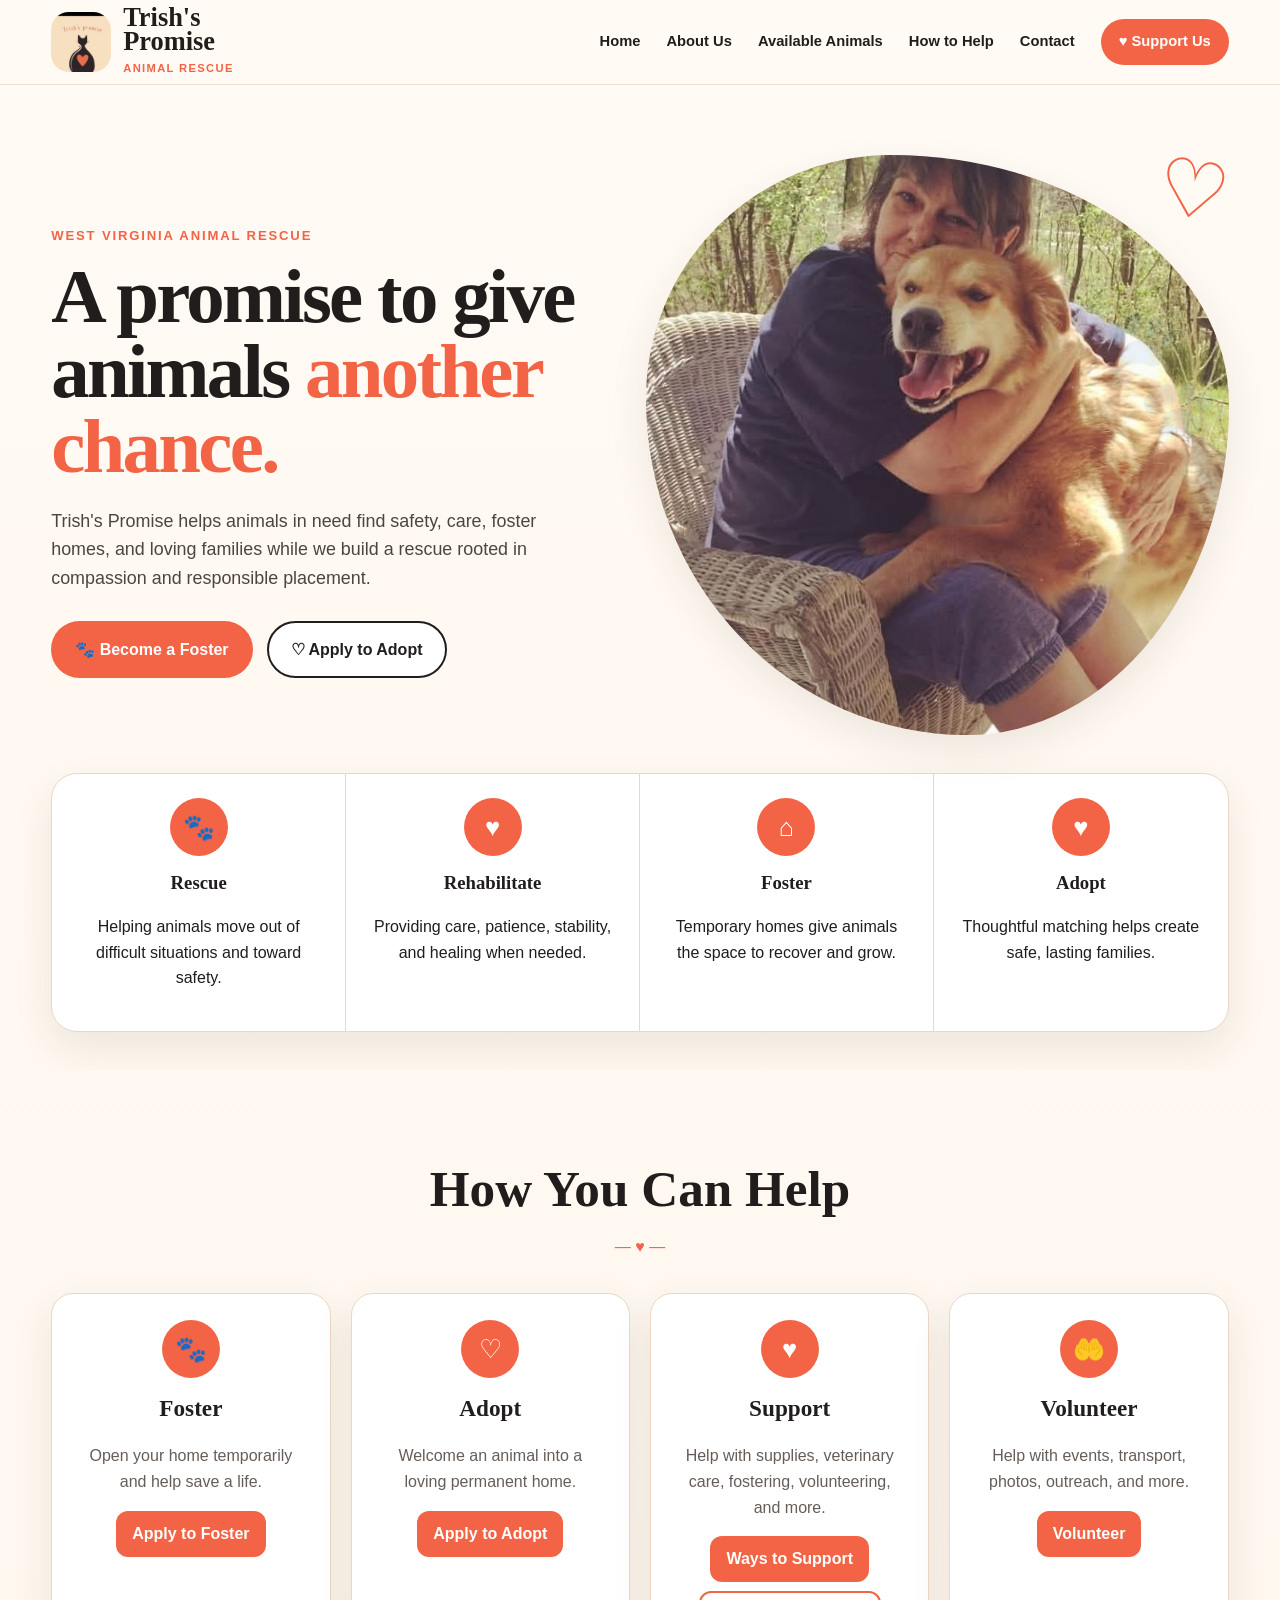
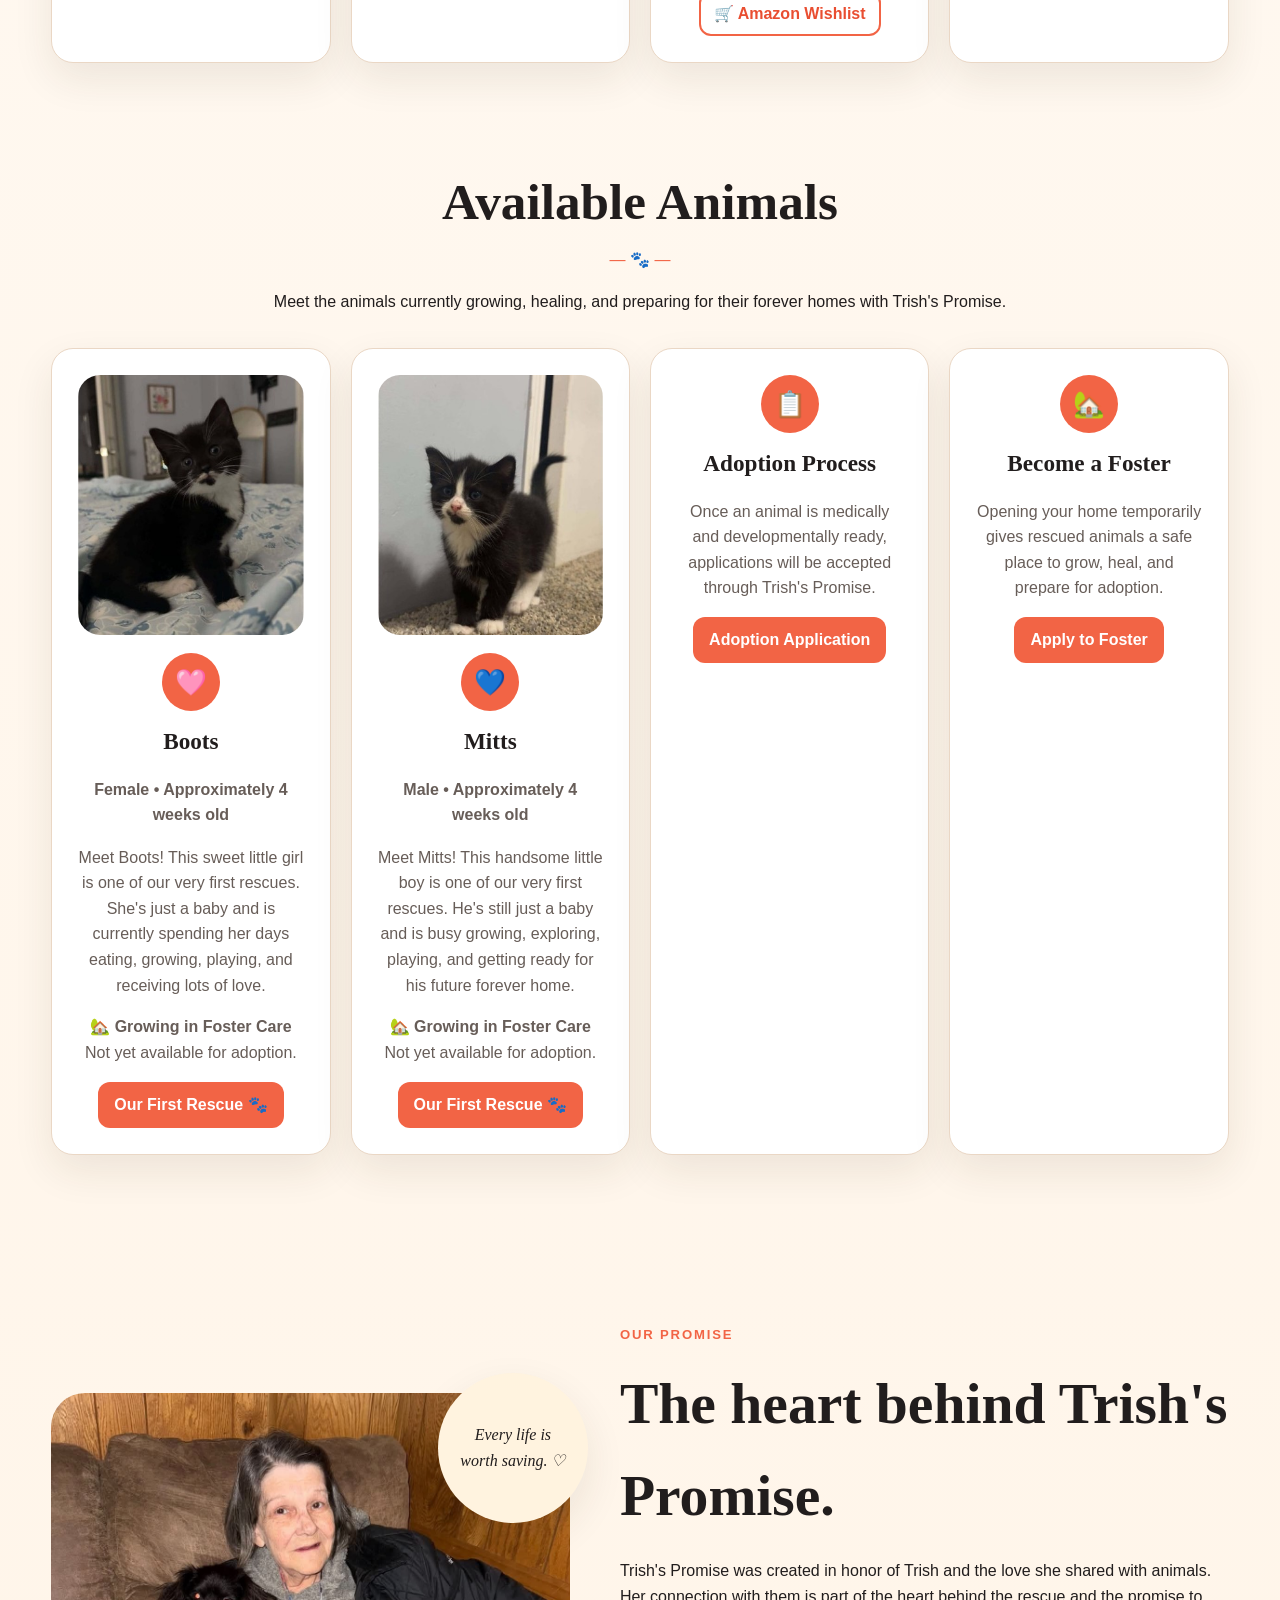
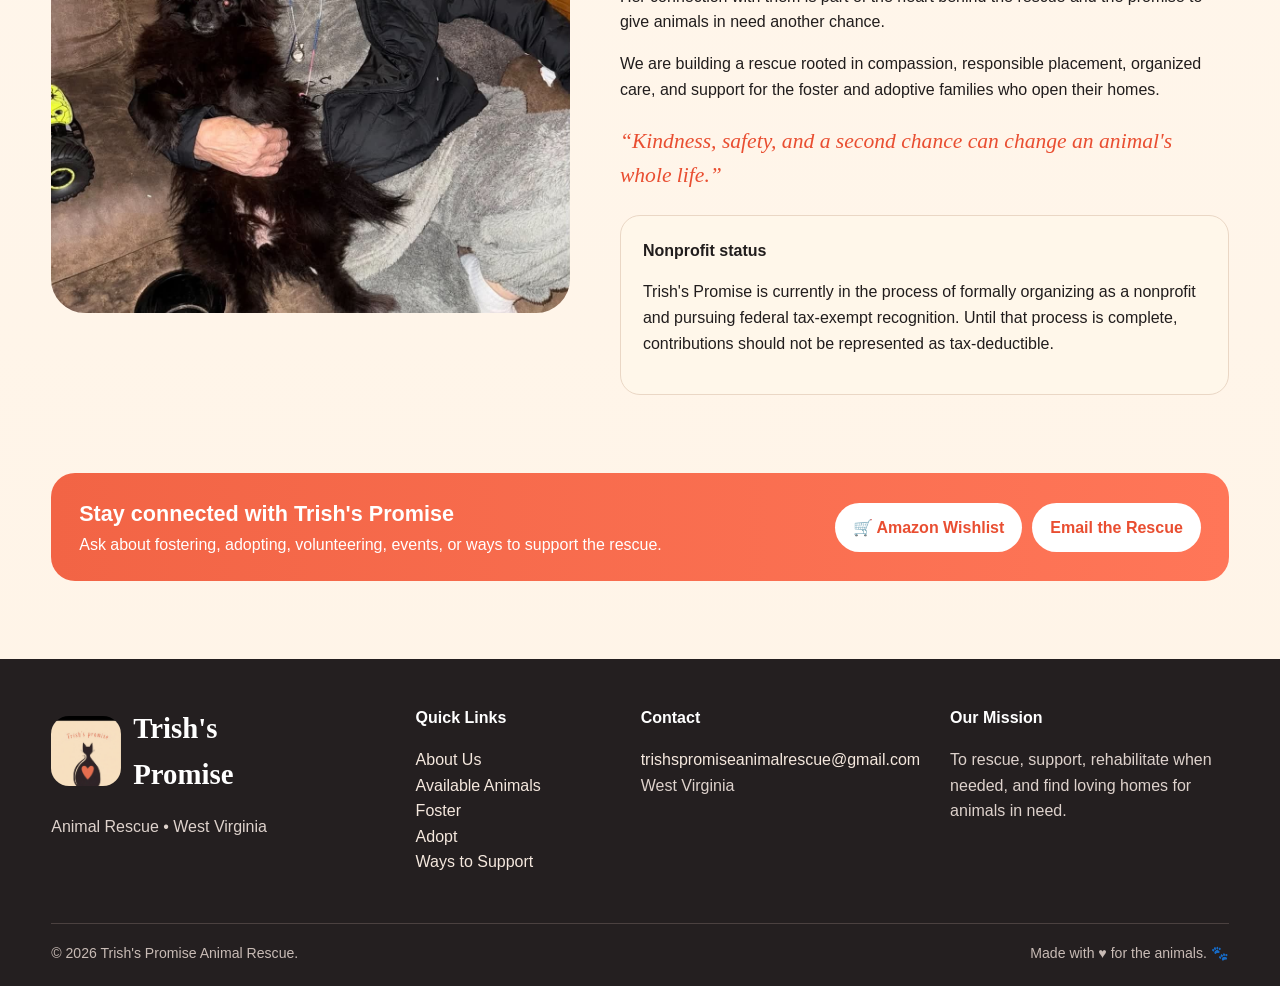
<file: index.html>
<!doctype html>
<html lang="en">
<head>
<meta charset="utf-8"><meta name="viewport" content="width=device-width,initial-scale=1">
<title>Trish's Promise Animal Rescue</title>
<meta name="description" content="Trish's Promise is a growing West Virginia animal rescue focused on safety, foster care, responsible placement, and second chances.">
<link rel="stylesheet" href="styles.css">
</head>
<body>
<header class="site-header">
  <div class="container navbar">
    <a class="brand" href="#home">
      <img src="trishs-promise-logo.jpg" alt="Trish's Promise logo">
      <span class="brand-copy"><strong>Trish's<br>Promise</strong><span>ANIMAL RESCUE</span></span>
    </a>
    <button class="menu-btn" aria-label="Menu">☰</button>
    <nav>
      <a href="#home">Home</a>
      <a href="#about">About Us</a>
      <a href="#available">Available Animals</a>
      <a href="#help">How to Help</a>
      <a href="#contact">Contact</a>
      <a class="donate-top" href="support.html">♥ Support Us</a>
    </nav>
  </div>
</header>

<main id="home">
<section class="hero">
  <div class="container">
    <div class="hero-grid">
      <div>
        <p class="eyebrow">West Virginia Animal Rescue</p>
        <h1>A promise to give animals <span class="accent">another chance.</span></h1>
        <p class="lead">Trish's Promise helps animals in need find safety, care, foster homes, and loving families while we build a rescue rooted in compassion and responsible placement.</p>
        <div class="actions">
          <a class="btn btn-primary" href="foster-application.html">🐾 Become a Foster</a>
          <a class="btn btn-outline" href="adoption-application.html">♡ Apply to Adopt</a>
        </div>
      </div>
      <div class="hero-photo">
        <div class="doodle">♡</div>
        <div class="blob"><img src="trish-with-dog.jpg" alt="Trish holding a dog"></div>
      </div>
    </div>

    <div class="values">
      <div class="value"><div class="icon-circle">🐾</div><h3>Rescue</h3><p>Helping animals move out of difficult situations and toward safety.</p></div>
      <div class="value"><div class="icon-circle">♥</div><h3>Rehabilitate</h3><p>Providing care, patience, stability, and healing when needed.</p></div>
      <div class="value"><div class="icon-circle">⌂</div><h3>Foster</h3><p>Temporary homes give animals the space to recover and grow.</p></div>
      <div class="value"><div class="icon-circle">♥</div><h3>Adopt</h3><p>Thoughtful matching helps create safe, lasting families.</p></div>
    </div>
  </div>
</section>

<section id="help" class="section">
  <div class="container">
    <div class="section-title"><h2>How You Can Help</h2><div class="rule">— ♥ —</div></div>
    <div class="help-grid">
      <article class="help-card"><div class="icon-circle">🐾</div><h3>Foster</h3><p>Open your home temporarily and help save a life.</p><a class="small-btn" href="foster-application.html">Apply to Foster</a></article>
      <article class="help-card"><div class="icon-circle">♡</div><h3>Adopt</h3><p>Welcome an animal into a loving permanent home.</p><a class="small-btn" href="adoption-application.html">Apply to Adopt</a></article>
      <article class="help-card"><div class="icon-circle">♥</div><h3>Support</h3><p>Help with supplies, veterinary care, fostering, volunteering, and more.</p><div class="card-actions"><a class="small-btn" href="support.html">Ways to Support</a><a class="small-btn small-btn-outline" href="https://www.amazon.com/registries/gl/guest-view/1NCL5ETW1CKJ2?ref_=cm_sw_r_apin_ggr-subnav-share_T6DG3EXSFPKC5HQ2MJ0E&language=en-US" target="_blank" rel="noopener noreferrer">🛒 Amazon Wishlist</a></div></article>
      <article class="help-card"><div class="icon-circle">🤲</div><h3>Volunteer</h3><p>Help with events, transport, photos, outreach, and more.</p><a class="small-btn" href="mailto:trishspromiseanimalrescue@gmail.com?subject=Volunteer%20Interest">Volunteer</a></article>
    </div>
  </div>
</section>

<section id="available" class="section" style="padding-top:20px">
  <div class="container">
    <div class="section-title">
      <h2>Available Animals</h2>
      <div class="rule">— 🐾 —</div>
      <p>Meet the animals currently growing, healing, and preparing for their forever homes with Trish's Promise.</p>
    </div>

    <div class="help-grid">
      <article class="help-card">
        <img src="boots.jpg" alt="Boots, a young female rescue kitten" style="width:100%;height:260px;object-fit:cover;border-radius:22px;margin-bottom:18px;">
        <div class="icon-circle">🩷</div>
        <h3>Boots</h3>
        <p><strong>Female • Approximately 4 weeks old</strong></p>
        <p>Meet Boots! This sweet little girl is one of our very first rescues. She's just a baby and is currently spending her days eating, growing, playing, and receiving lots of love.</p>
        <p><strong>🏡 Growing in Foster Care</strong><br>Not yet available for adoption.</p>
        <span class="small-btn">Our First Rescue 🐾</span>
      </article>

      <article class="help-card">
        <img src="mitts.jpg" alt="Mitts, a young male rescue kitten" style="width:100%;height:260px;object-fit:cover;border-radius:22px;margin-bottom:18px;">
        <div class="icon-circle">💙</div>
        <h3>Mitts</h3>
        <p><strong>Male • Approximately 4 weeks old</strong></p>
        <p>Meet Mitts! This handsome little boy is one of our very first rescues. He's still just a baby and is busy growing, exploring, playing, and getting ready for his future forever home.</p>
        <p><strong>🏡 Growing in Foster Care</strong><br>Not yet available for adoption.</p>
        <span class="small-btn">Our First Rescue 🐾</span>
      </article>

      <article class="help-card">
        <div class="icon-circle">📋</div>
        <h3>Adoption Process</h3>
        <p>Once an animal is medically and developmentally ready, applications will be accepted through Trish's Promise.</p>
        <a class="small-btn" href="adoption-application.html">Adoption Application</a>
      </article>

      <article class="help-card">
        <div class="icon-circle">🏡</div>
        <h3>Become a Foster</h3>
        <p>Opening your home temporarily gives rescued animals a safe place to grow, heal, and prepare for adoption.</p>
        <a class="small-btn" href="foster-application.html">Apply to Foster</a>
      </article>
    </div>
  </div>
</section>

<section id="about" class="section">
  <div class="container story">
    <div class="story-photo">
      <img src="trish-with-black-dog.jpg" alt="Trish holding a black dog">
      <div class="quote-bubble">Every life is worth saving. ♡</div>
    </div>
    <div>
      <p class="eyebrow">Our Promise</p>
      <h2>The heart behind Trish's Promise.</h2>
      <p>Trish's Promise was created in honor of Trish and the love she shared with animals. Her connection with them is part of the heart behind the rescue and the promise to give animals in need another chance.</p>
      <p>We are building a rescue rooted in compassion, responsible placement, organized care, and support for the foster and adoptive families who open their homes.</p>
      <p class="quote">“Kindness, safety, and a second chance can change an animal's whole life.”</p>
      <div class="status-box">
        <strong>Nonprofit status</strong>
        <p>Trish's Promise is currently in the process of formally organizing as a nonprofit and pursuing federal tax-exempt recognition. Until that process is complete, contributions should not be represented as tax-deductible.</p>
      </div>
    </div>
  </div>
</section>

<section class="section" style="padding-top:0">
  <div class="container">
    <div class="support-strip">
      <div><strong>Stay connected with Trish's Promise</strong><div>Ask about fostering, adopting, volunteering, events, or ways to support the rescue.</div></div>
      <div class="support-strip-actions"><a href="https://www.amazon.com/registries/gl/guest-view/1NCL5ETW1CKJ2?ref_=cm_sw_r_apin_ggr-subnav-share_T6DG3EXSFPKC5HQ2MJ0E&language=en-US" target="_blank" rel="noopener noreferrer">🛒 Amazon Wishlist</a><a href="mailto:trishspromiseanimalrescue@gmail.com">Email the Rescue</a></div>
    </div>
  </div>
</section>
</main>

<footer id="contact">
  <div class="container">
    <div class="footer-grid">
      <div>
        <div class="footer-brand"><img src="trishs-promise-logo.jpg" alt=""><strong>Trish's<br>Promise</strong></div>
        <p>Animal Rescue • West Virginia</p>
      </div>
      <div><h4>Quick Links</h4><p><a href="#about">About Us</a><br><a href="#available">Available Animals</a><br><a href="foster-application.html">Foster</a><br><a href="adoption-application.html">Adopt</a><br><a href="support.html">Ways to Support</a></p></div>
      <div><h4>Contact</h4><p><a href="mailto:trishspromiseanimalrescue@gmail.com">trishspromiseanimalrescue@gmail.com</a><br>West Virginia</p></div>
      <div><h4>Our Mission</h4><p>To rescue, support, rehabilitate when needed, and find loving homes for animals in need.</p></div>
    </div>
    <div class="copyright"><span>© 2026 Trish's Promise Animal Rescue.</span><span>Made with ♥ for the animals. 🐾</span></div>
  </div>
</footer>
<script src="script.js"></script>
</body></html>
</file>
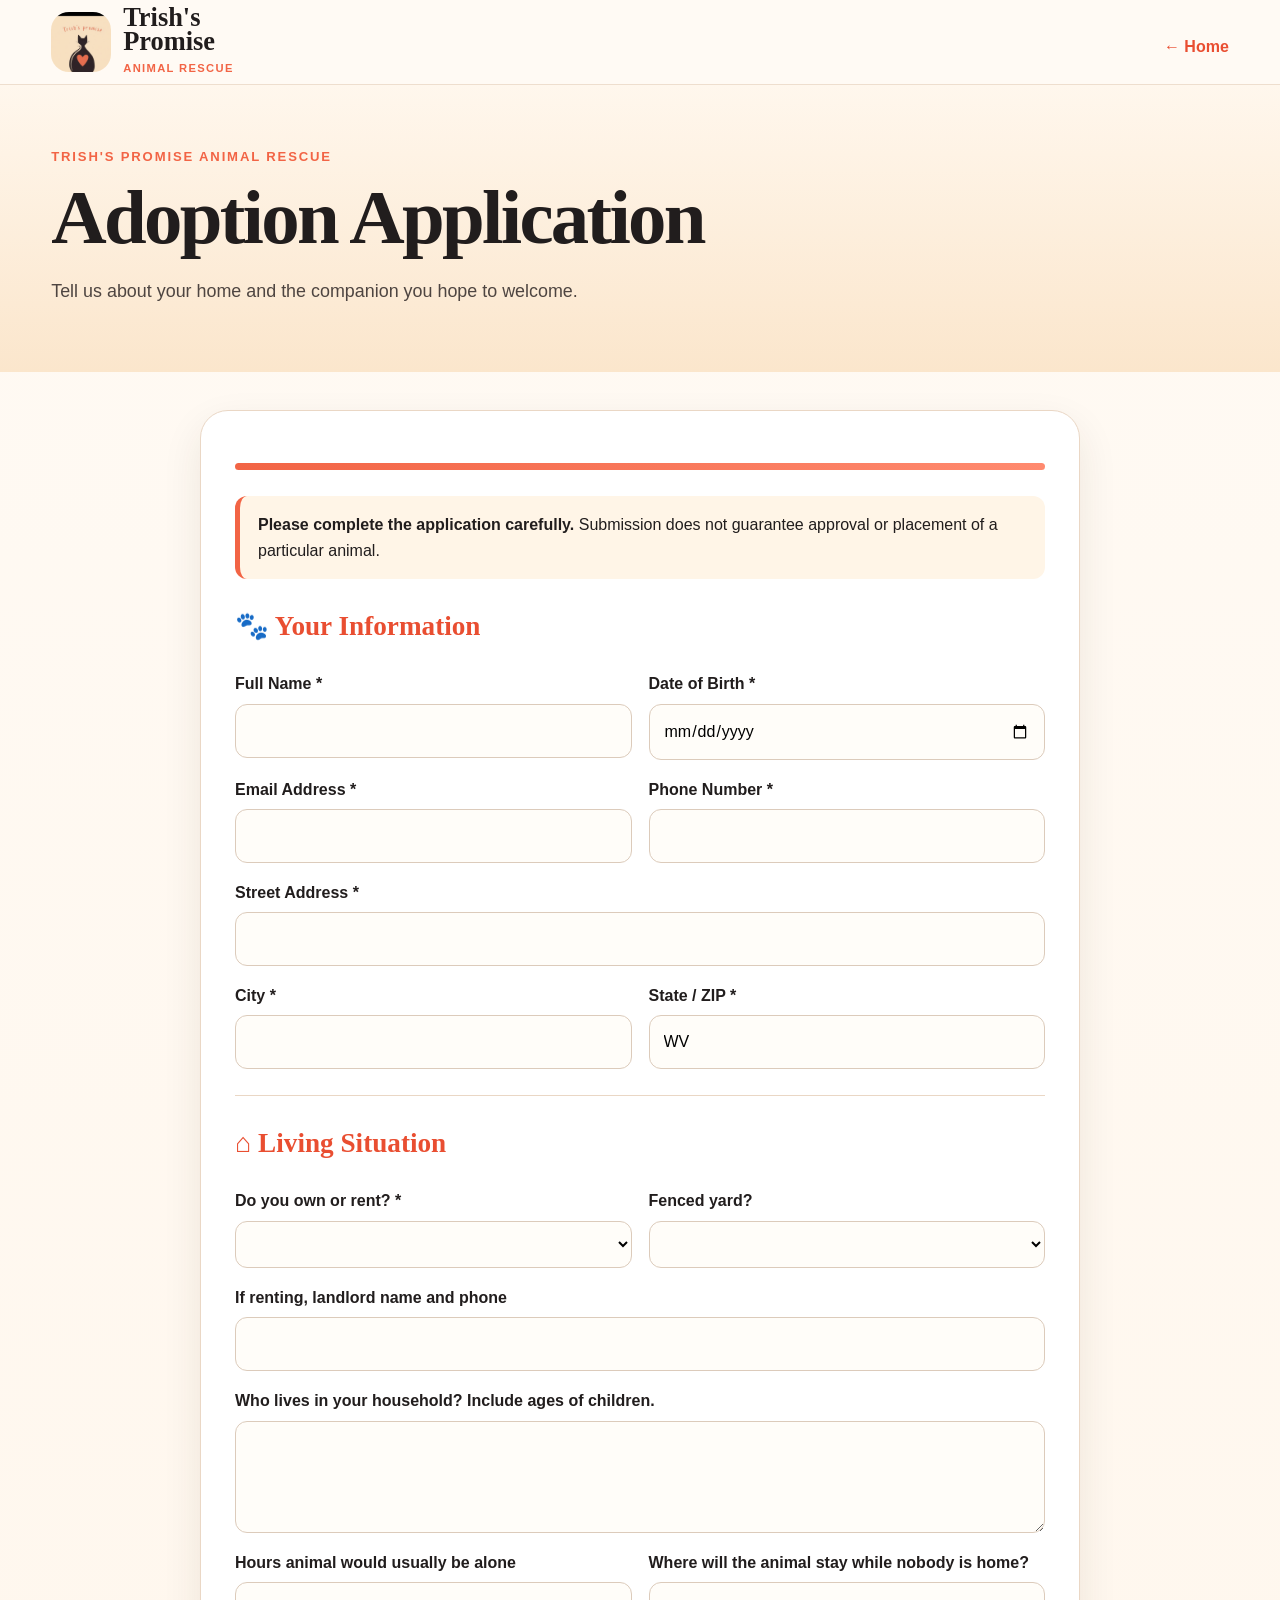
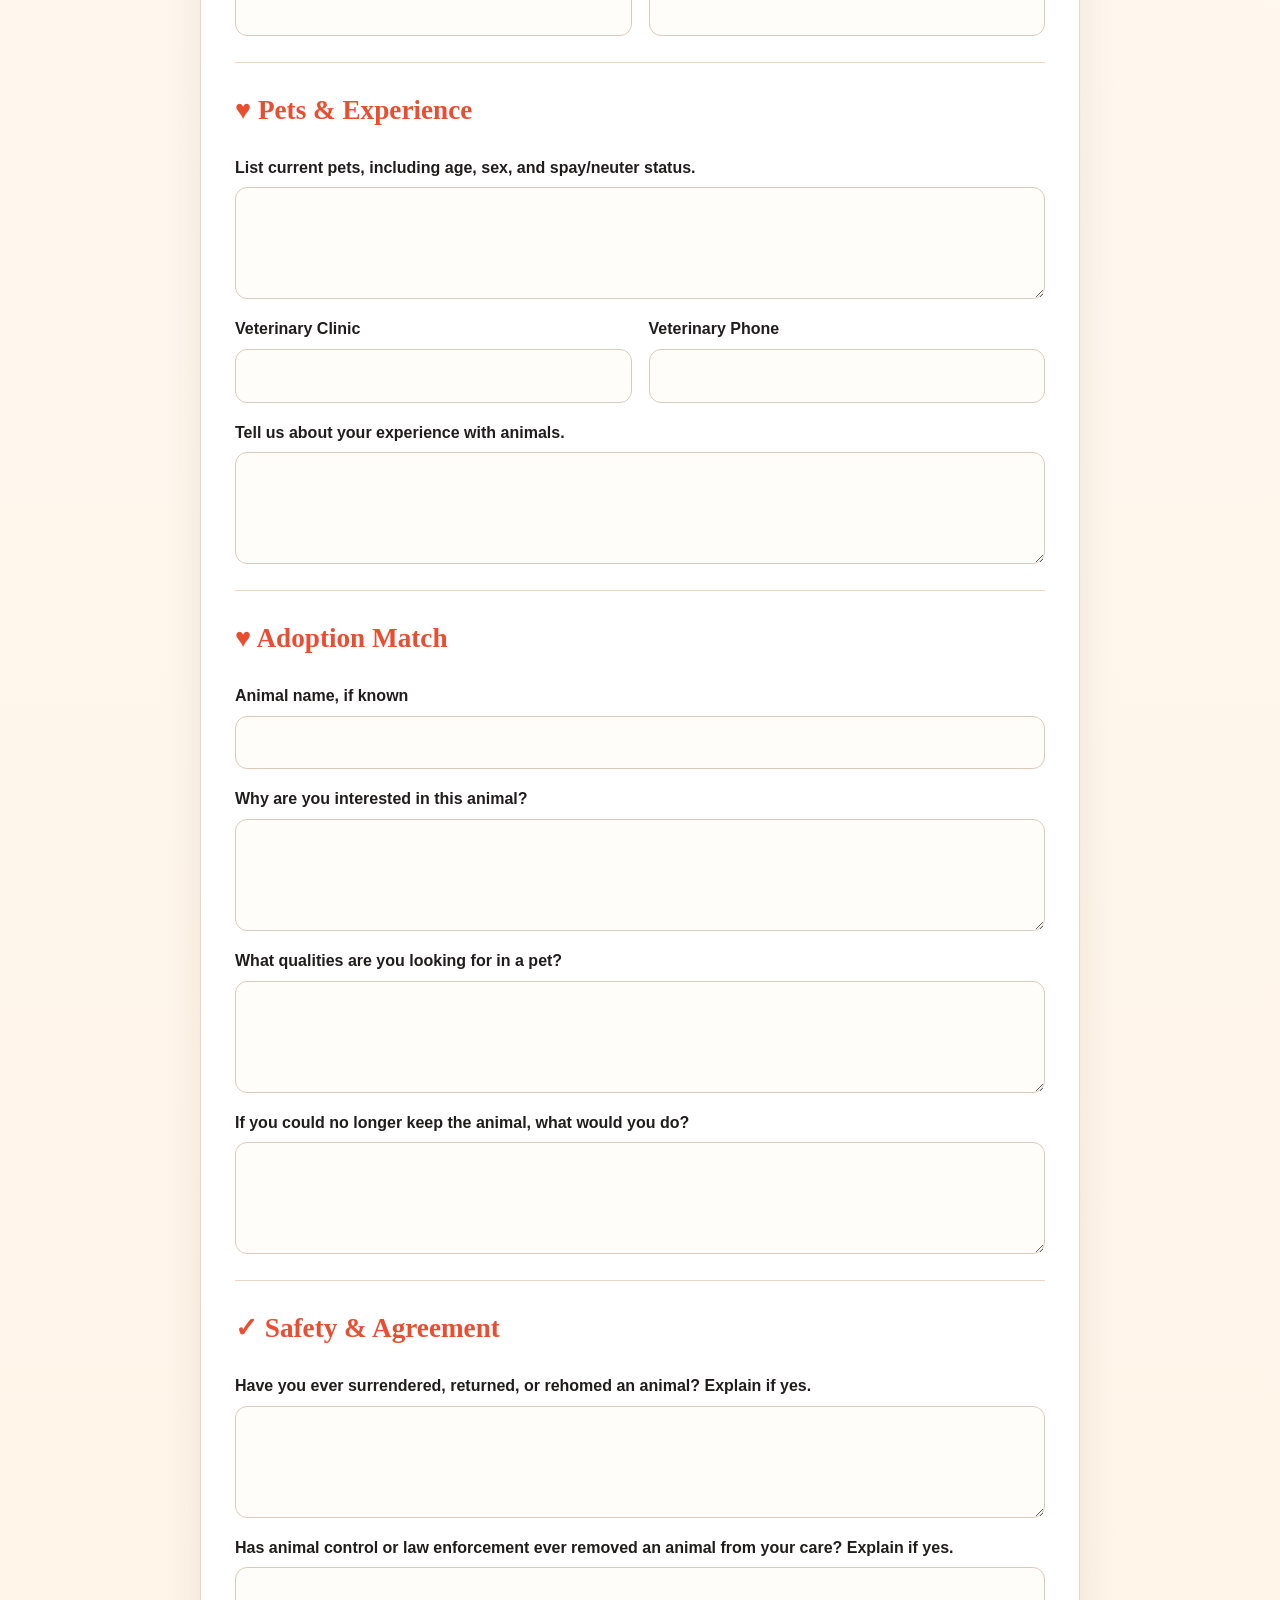
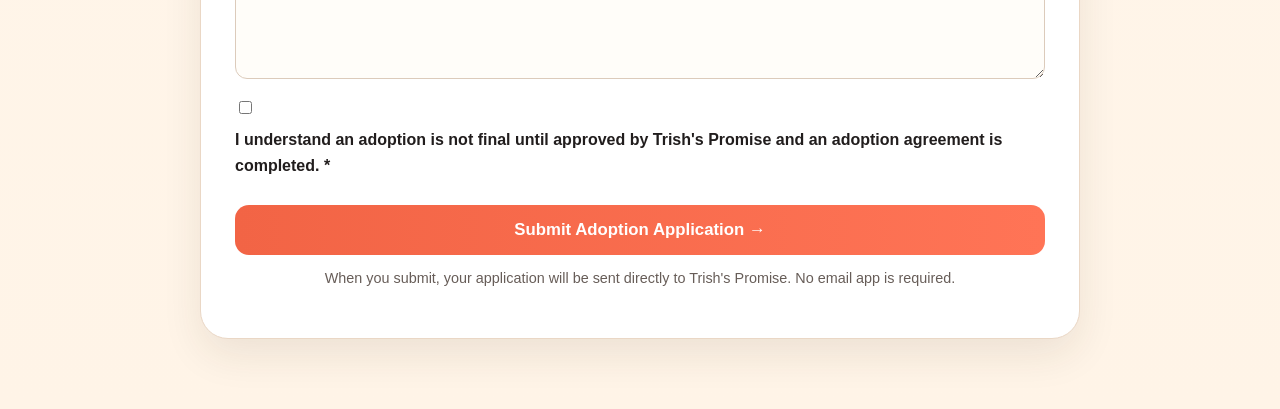
<file: adoption-application.html>
<!doctype html><html lang="en"><head><meta charset="utf-8"><meta name="viewport" content="width=device-width,initial-scale=1"><title>Adoption Application | Trish's Promise</title><link rel="stylesheet" href="styles.css"></head>
<body>
<header class="site-header"><div class="container navbar"><a class="brand" href="index.html"><img src="trishs-promise-logo.jpg" alt=""><span class="brand-copy"><strong>Trish's<br>Promise</strong><span>ANIMAL RESCUE</span></span></a><a class="backhome" href="index.html">← Home</a></div></header>
<section class="form-hero"><div class="container"><p class="eyebrow">Trish's Promise Animal Rescue</p><h1 style="font-size:clamp(2.7rem,6vw,4.8rem)">Adoption Application</h1><p class="lead">Tell us about your home and the companion you hope to welcome.</p></div></section>
<main class="form-shell"><form class="form-card" id="adoptionForm">
<div class="progress"><span></span></div>
<div class="notice"><strong>Please complete the application carefully.</strong> Submission does not guarantee approval or placement of a particular animal.</div>
<section class="form-section"><h2>🐾 Your Information</h2><div class="form-grid">
<div class="field"><label>Full Name *</label><input name="Full Name" required></div>
<div class="field"><label>Date of Birth *</label><input type="date" name="Date of Birth" required></div>
<div class="field"><label>Email Address *</label><input type="email" name="Email" required></div>
<div class="field"><label>Phone Number *</label><input type="tel" name="Phone" required></div>
<div class="field full"><label>Street Address *</label><input name="Street Address" required></div>
<div class="field"><label>City *</label><input name="City" required></div>
<div class="field"><label>State / ZIP *</label><input name="State ZIP" value="WV " required></div>
</div></section>

<section class="form-section"><h2>⌂ Living Situation</h2><div class="form-grid">
<div class="field"><label>Do you own or rent? *</label><select name="Housing" required><option></option><option>Own</option><option>Rent</option><option>Live with family/other</option></select></div>
<div class="field"><label>Fenced yard?</label><select name="Fenced Yard"><option></option><option>Yes</option><option>No</option></select></div>
<div class="field full"><label>If renting, landlord name and phone</label><input name="Landlord Information"></div>
<div class="field full"><label>Who lives in your household? Include ages of children.</label><textarea name="Household Members"></textarea></div>
<div class="field"><label>Hours animal would usually be alone</label><input name="Hours Alone"></div>
<div class="field"><label>Where will the animal stay while nobody is home?</label><input name="Where Animal Stays"></div>
</div></section>

<section class="form-section"><h2>♥ Pets & Experience</h2><div class="form-grid">
<div class="field full"><label>List current pets, including age, sex, and spay/neuter status.</label><textarea name="Current Pets"></textarea></div>
<div class="field"><label>Veterinary Clinic</label><input name="Veterinary Clinic"></div>
<div class="field"><label>Veterinary Phone</label><input name="Veterinary Phone"></div>
<div class="field full"><label>Tell us about your experience with animals.</label><textarea name="Animal Experience"></textarea></div>
</div></section>


<section class="form-section"><h2>♥ Adoption Match</h2><div class="form-grid">
<div class="field full"><label>Animal name, if known</label><input name="Animal Name"></div>
<div class="field full"><label>Why are you interested in this animal?</label><textarea name="Why This Animal"></textarea></div>
<div class="field full"><label>What qualities are you looking for in a pet?</label><textarea name="Desired Qualities"></textarea></div>
<div class="field full"><label>If you could no longer keep the animal, what would you do?</label><textarea name="Unable To Keep"></textarea></div>
</div></section>


<section class="form-section"><h2>✓ Safety & Agreement</h2><div class="form-grid">
<div class="field full"><label>Have you ever surrendered, returned, or rehomed an animal? Explain if yes.</label><textarea name="Past Surrender"></textarea></div>
<div class="field full"><label>Has animal control or law enforcement ever removed an animal from your care? Explain if yes.</label><textarea name="Animal Control History"></textarea></div>
<div class="field full checkbox-line"><input type="checkbox" name="Agreement" value="Agreed" required><label>I understand an adoption is not final until approved by Trish's Promise and an adoption agreement is completed. *</label></div>
</div></section>
<button class="submit" id="submitButton" type="submit">Submit Adoption Application →</button>
<p class="form-note" id="formStatus">When you submit, your application will be sent directly to Trish&#39;s Promise. No email app is required.</p>
</form></main>
<script>
const form = document.getElementById('adoptionForm');
const submitButton = document.getElementById('submitButton');
const formStatus = document.getElementById('formStatus');

form.addEventListener('submit', async function(e) {
  e.preventDefault();

  submitButton.disabled = true;
  submitButton.textContent = 'Sending...';
  formStatus.textContent = 'Sending your application securely...';

  const fd = new FormData(form);
  const grouped = {};

  for (const [key, value] of fd.entries()) {
    const clean = String(value).trim();
    if (!clean) continue;
    if (!grouped[key]) grouped[key] = [];
    grouped[key].push(clean);
  }

  const payload = {
    _subject: "Trish's Promise Adoption Application",
    _template: 'table',
    _captcha: 'false'
  };

  for (const [key, values] of Object.entries(grouped)) {
    payload[key] = values.join(', ');
  }

  try {
    const response = await fetch('https://formsubmit.co/ajax/trishspromiseanimalrescue@gmail.com', {
      method: 'POST',
      headers: {
        'Content-Type': 'application/json',
        'Accept': 'application/json'
      },
      body: JSON.stringify(payload)
    });

    const result = await response.json().catch(() => ({}));

    if (!response.ok || result.success === false) {
      throw new Error(result.message || 'Submission failed');
    }

    form.innerHTML = `
      <div class="notice" style="text-align:center;padding:28px;">
        <div style="font-size:3rem;margin-bottom:10px;">🐾</div>
        <h2 style="margin:0 0 10px;">Thank you!</h2>
        <p style="margin:0 0 14px;">Your application was submitted directly to Trish's Promise.</p>
        <p style="margin:0;">We appreciate you taking the time to help us learn more about you. Someone from the rescue will be in touch after your application is reviewed.</p>
        <p style="margin-top:18px;"><a class="small-btn" href="index.html">Return Home</a></p>
      </div>`;
    window.scrollTo({ top: 0, behavior: 'smooth' });
  } catch (err) {
    submitButton.disabled = false;
    submitButton.textContent = 'Try Again';
    formStatus.innerHTML = '<strong>We could not send the application.</strong> Please check your connection and try again.';
  }
});
</script>

</body></html>
</file>
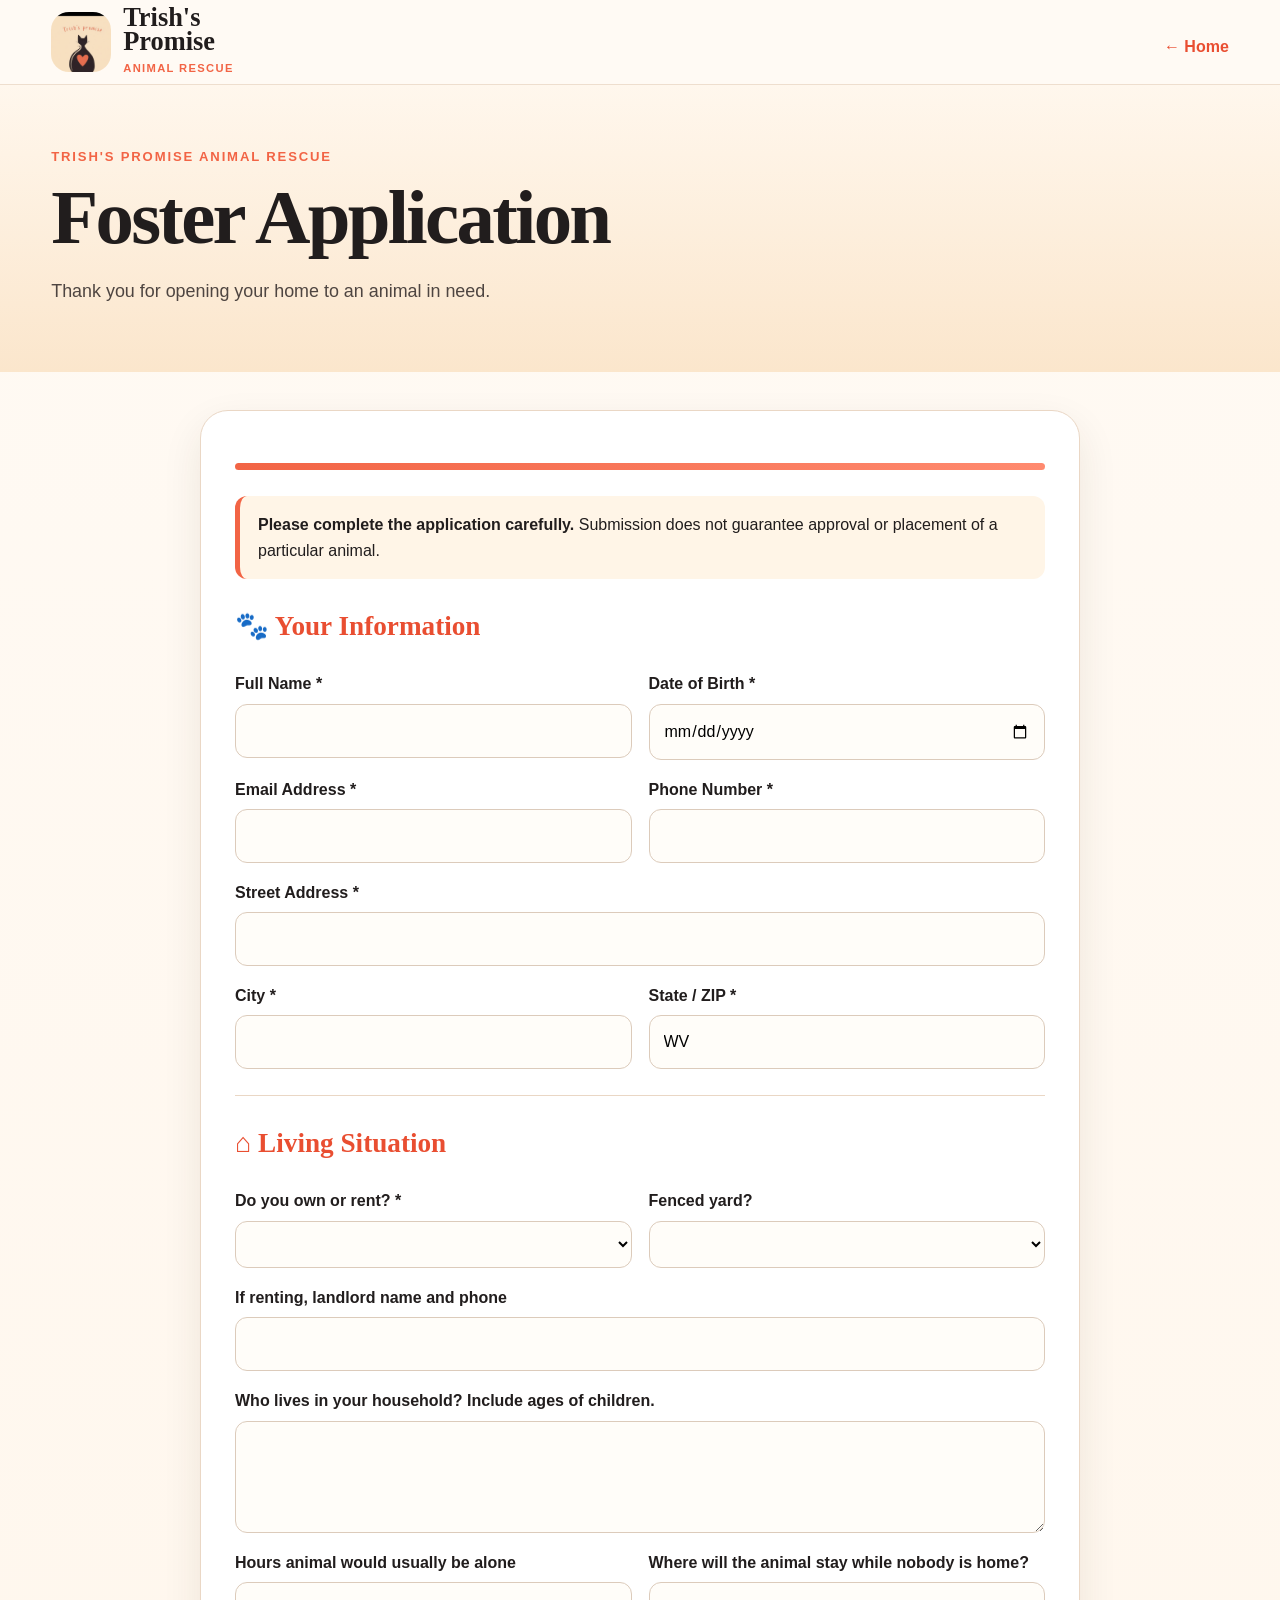
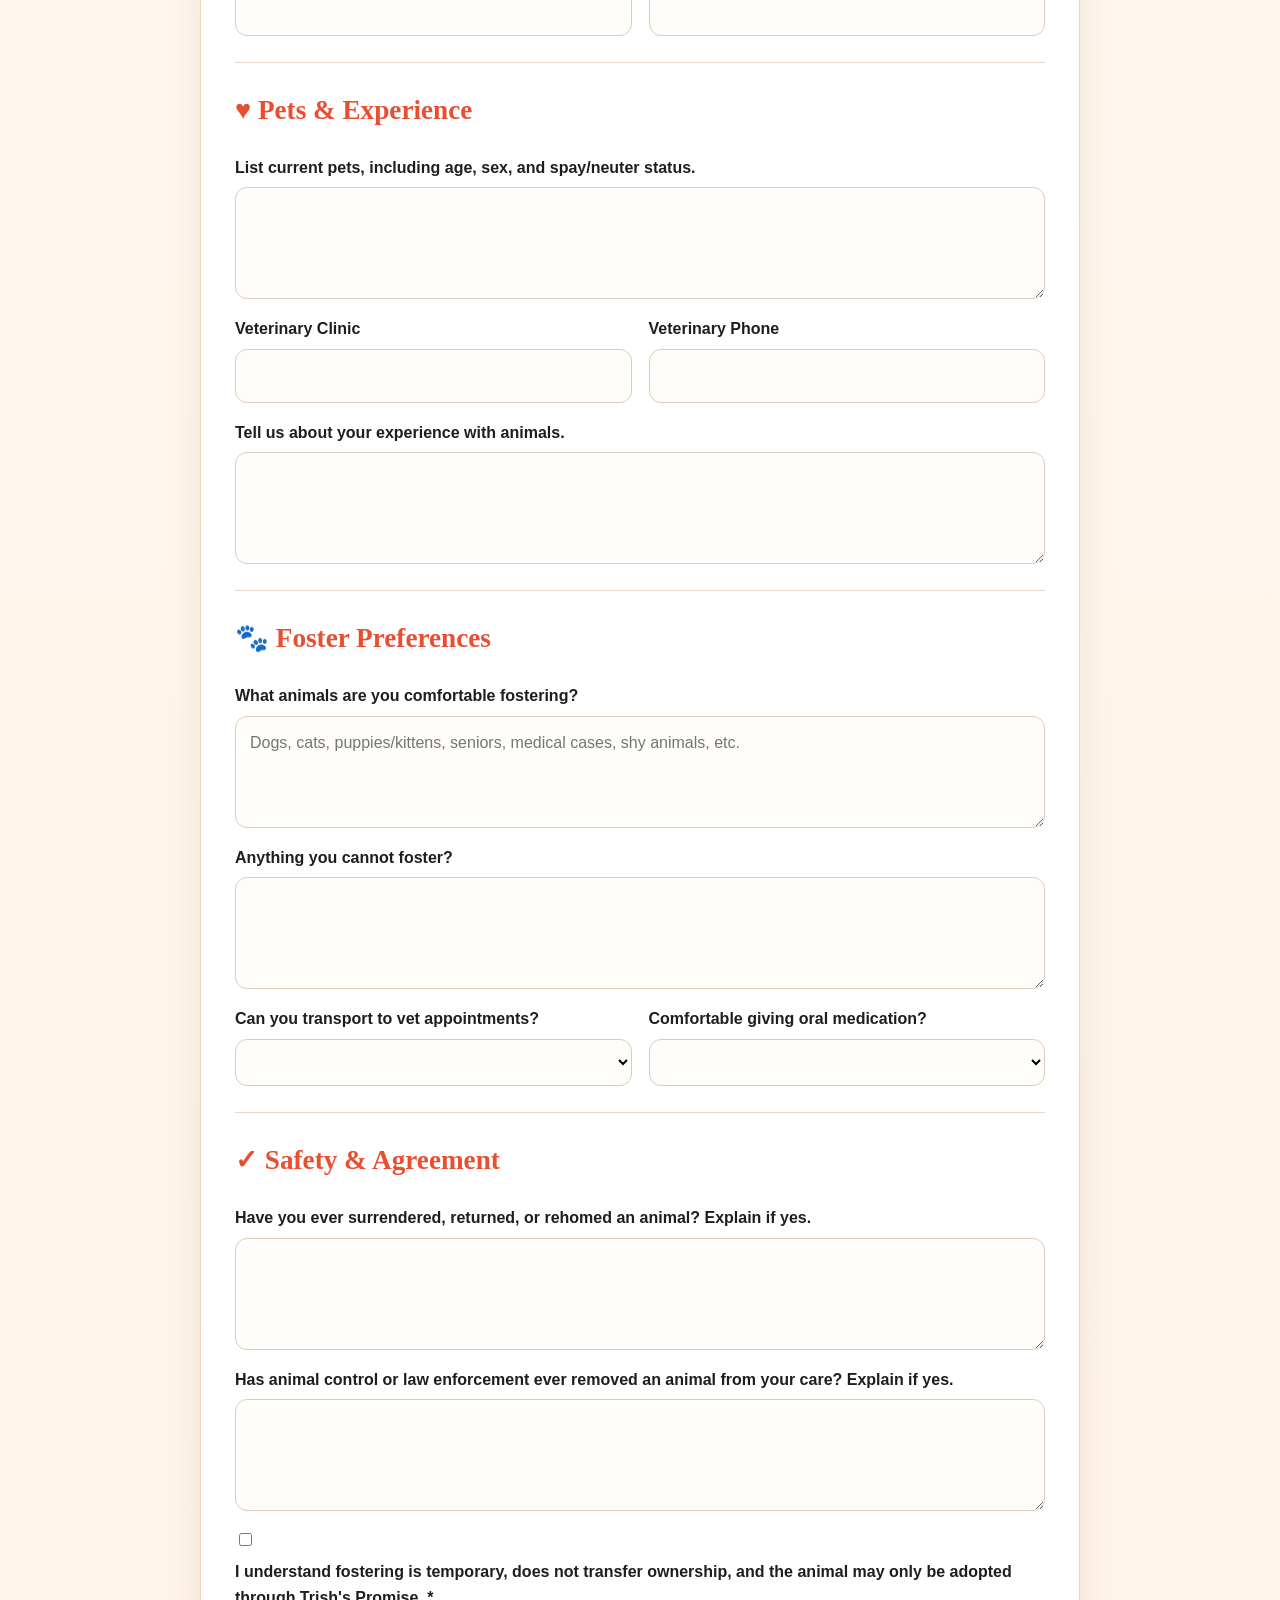
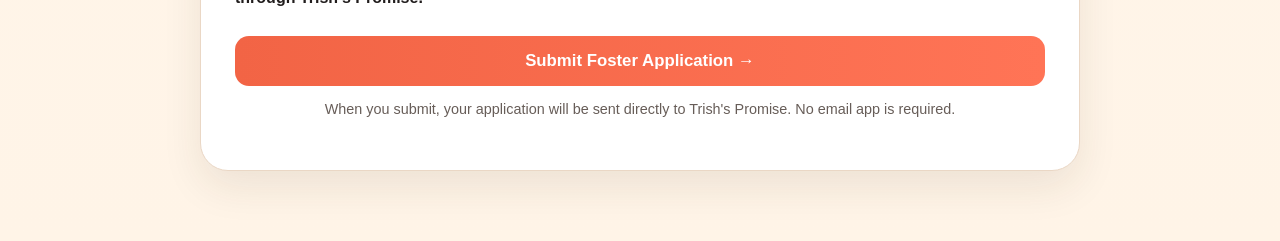
<file: foster-application.html>
<!doctype html><html lang="en"><head><meta charset="utf-8"><meta name="viewport" content="width=device-width,initial-scale=1"><title>Foster Application | Trish's Promise</title><link rel="stylesheet" href="styles.css"></head>
<body>
<header class="site-header"><div class="container navbar"><a class="brand" href="index.html"><img src="trishs-promise-logo.jpg" alt=""><span class="brand-copy"><strong>Trish's<br>Promise</strong><span>ANIMAL RESCUE</span></span></a><a class="backhome" href="index.html">← Home</a></div></header>
<section class="form-hero"><div class="container"><p class="eyebrow">Trish's Promise Animal Rescue</p><h1 style="font-size:clamp(2.7rem,6vw,4.8rem)">Foster Application</h1><p class="lead">Thank you for opening your home to an animal in need.</p></div></section>
<main class="form-shell"><form class="form-card" id="fosterForm">
<div class="progress"><span></span></div>
<div class="notice"><strong>Please complete the application carefully.</strong> Submission does not guarantee approval or placement of a particular animal.</div>
<section class="form-section"><h2>🐾 Your Information</h2><div class="form-grid">
<div class="field"><label>Full Name *</label><input name="Full Name" required></div>
<div class="field"><label>Date of Birth *</label><input type="date" name="Date of Birth" required></div>
<div class="field"><label>Email Address *</label><input type="email" name="Email" required></div>
<div class="field"><label>Phone Number *</label><input type="tel" name="Phone" required></div>
<div class="field full"><label>Street Address *</label><input name="Street Address" required></div>
<div class="field"><label>City *</label><input name="City" required></div>
<div class="field"><label>State / ZIP *</label><input name="State ZIP" value="WV " required></div>
</div></section>

<section class="form-section"><h2>⌂ Living Situation</h2><div class="form-grid">
<div class="field"><label>Do you own or rent? *</label><select name="Housing" required><option></option><option>Own</option><option>Rent</option><option>Live with family/other</option></select></div>
<div class="field"><label>Fenced yard?</label><select name="Fenced Yard"><option></option><option>Yes</option><option>No</option></select></div>
<div class="field full"><label>If renting, landlord name and phone</label><input name="Landlord Information"></div>
<div class="field full"><label>Who lives in your household? Include ages of children.</label><textarea name="Household Members"></textarea></div>
<div class="field"><label>Hours animal would usually be alone</label><input name="Hours Alone"></div>
<div class="field"><label>Where will the animal stay while nobody is home?</label><input name="Where Animal Stays"></div>
</div></section>

<section class="form-section"><h2>♥ Pets & Experience</h2><div class="form-grid">
<div class="field full"><label>List current pets, including age, sex, and spay/neuter status.</label><textarea name="Current Pets"></textarea></div>
<div class="field"><label>Veterinary Clinic</label><input name="Veterinary Clinic"></div>
<div class="field"><label>Veterinary Phone</label><input name="Veterinary Phone"></div>
<div class="field full"><label>Tell us about your experience with animals.</label><textarea name="Animal Experience"></textarea></div>
</div></section>


<section class="form-section"><h2>🐾 Foster Preferences</h2><div class="form-grid">
<div class="field full"><label>What animals are you comfortable fostering?</label><textarea name="Foster Preferences" placeholder="Dogs, cats, puppies/kittens, seniors, medical cases, shy animals, etc."></textarea></div>
<div class="field full"><label>Anything you cannot foster?</label><textarea name="Cannot Foster"></textarea></div>
<div class="field"><label>Can you transport to vet appointments?</label><select name="Transport"><option></option><option>Yes</option><option>No</option><option>Sometimes</option></select></div>
<div class="field"><label>Comfortable giving oral medication?</label><select name="Medication"><option></option><option>Yes</option><option>No</option><option>With instruction</option></select></div>
</div></section>


<section class="form-section"><h2>✓ Safety & Agreement</h2><div class="form-grid">
<div class="field full"><label>Have you ever surrendered, returned, or rehomed an animal? Explain if yes.</label><textarea name="Past Surrender"></textarea></div>
<div class="field full"><label>Has animal control or law enforcement ever removed an animal from your care? Explain if yes.</label><textarea name="Animal Control History"></textarea></div>
<div class="field full checkbox-line"><input type="checkbox" name="Agreement" value="Agreed" required><label>I understand fostering is temporary, does not transfer ownership, and the animal may only be adopted through Trish's Promise. *</label></div>
</div></section>
<button class="submit" id="submitButton" type="submit">Submit Foster Application →</button>
<p class="form-note" id="formStatus">When you submit, your application will be sent directly to Trish&#39;s Promise. No email app is required.</p>
</form></main>
<script>
const form = document.getElementById('fosterForm');
const submitButton = document.getElementById('submitButton');
const formStatus = document.getElementById('formStatus');

form.addEventListener('submit', async function(e) {
  e.preventDefault();

  submitButton.disabled = true;
  submitButton.textContent = 'Sending...';
  formStatus.textContent = 'Sending your application securely...';

  const fd = new FormData(form);
  const grouped = {};

  for (const [key, value] of fd.entries()) {
    const clean = String(value).trim();
    if (!clean) continue;
    if (!grouped[key]) grouped[key] = [];
    grouped[key].push(clean);
  }

  const payload = {
    _subject: "Trish's Promise Foster Application",
    _template: 'table',
    _captcha: 'false'
  };

  for (const [key, values] of Object.entries(grouped)) {
    payload[key] = values.join(', ');
  }

  try {
    const response = await fetch('https://formsubmit.co/ajax/trishspromiseanimalrescue@gmail.com', {
      method: 'POST',
      headers: {
        'Content-Type': 'application/json',
        'Accept': 'application/json'
      },
      body: JSON.stringify(payload)
    });

    const result = await response.json().catch(() => ({}));

    if (!response.ok || result.success === false) {
      throw new Error(result.message || 'Submission failed');
    }

    form.innerHTML = `
      <div class="notice" style="text-align:center;padding:28px;">
        <div style="font-size:3rem;margin-bottom:10px;">🐾</div>
        <h2 style="margin:0 0 10px;">Thank you!</h2>
        <p style="margin:0 0 14px;">Your application was submitted directly to Trish's Promise.</p>
        <p style="margin:0;">We appreciate you taking the time to help us learn more about you. Someone from the rescue will be in touch after your application is reviewed.</p>
        <p style="margin-top:18px;"><a class="small-btn" href="index.html">Return Home</a></p>
      </div>`;
    window.scrollTo({ top: 0, behavior: 'smooth' });
  } catch (err) {
    submitButton.disabled = false;
    submitButton.textContent = 'Try Again';
    formStatus.innerHTML = '<strong>We could not send the application.</strong> Please check your connection and try again.';
  }
});
</script>

</body></html>
</file>
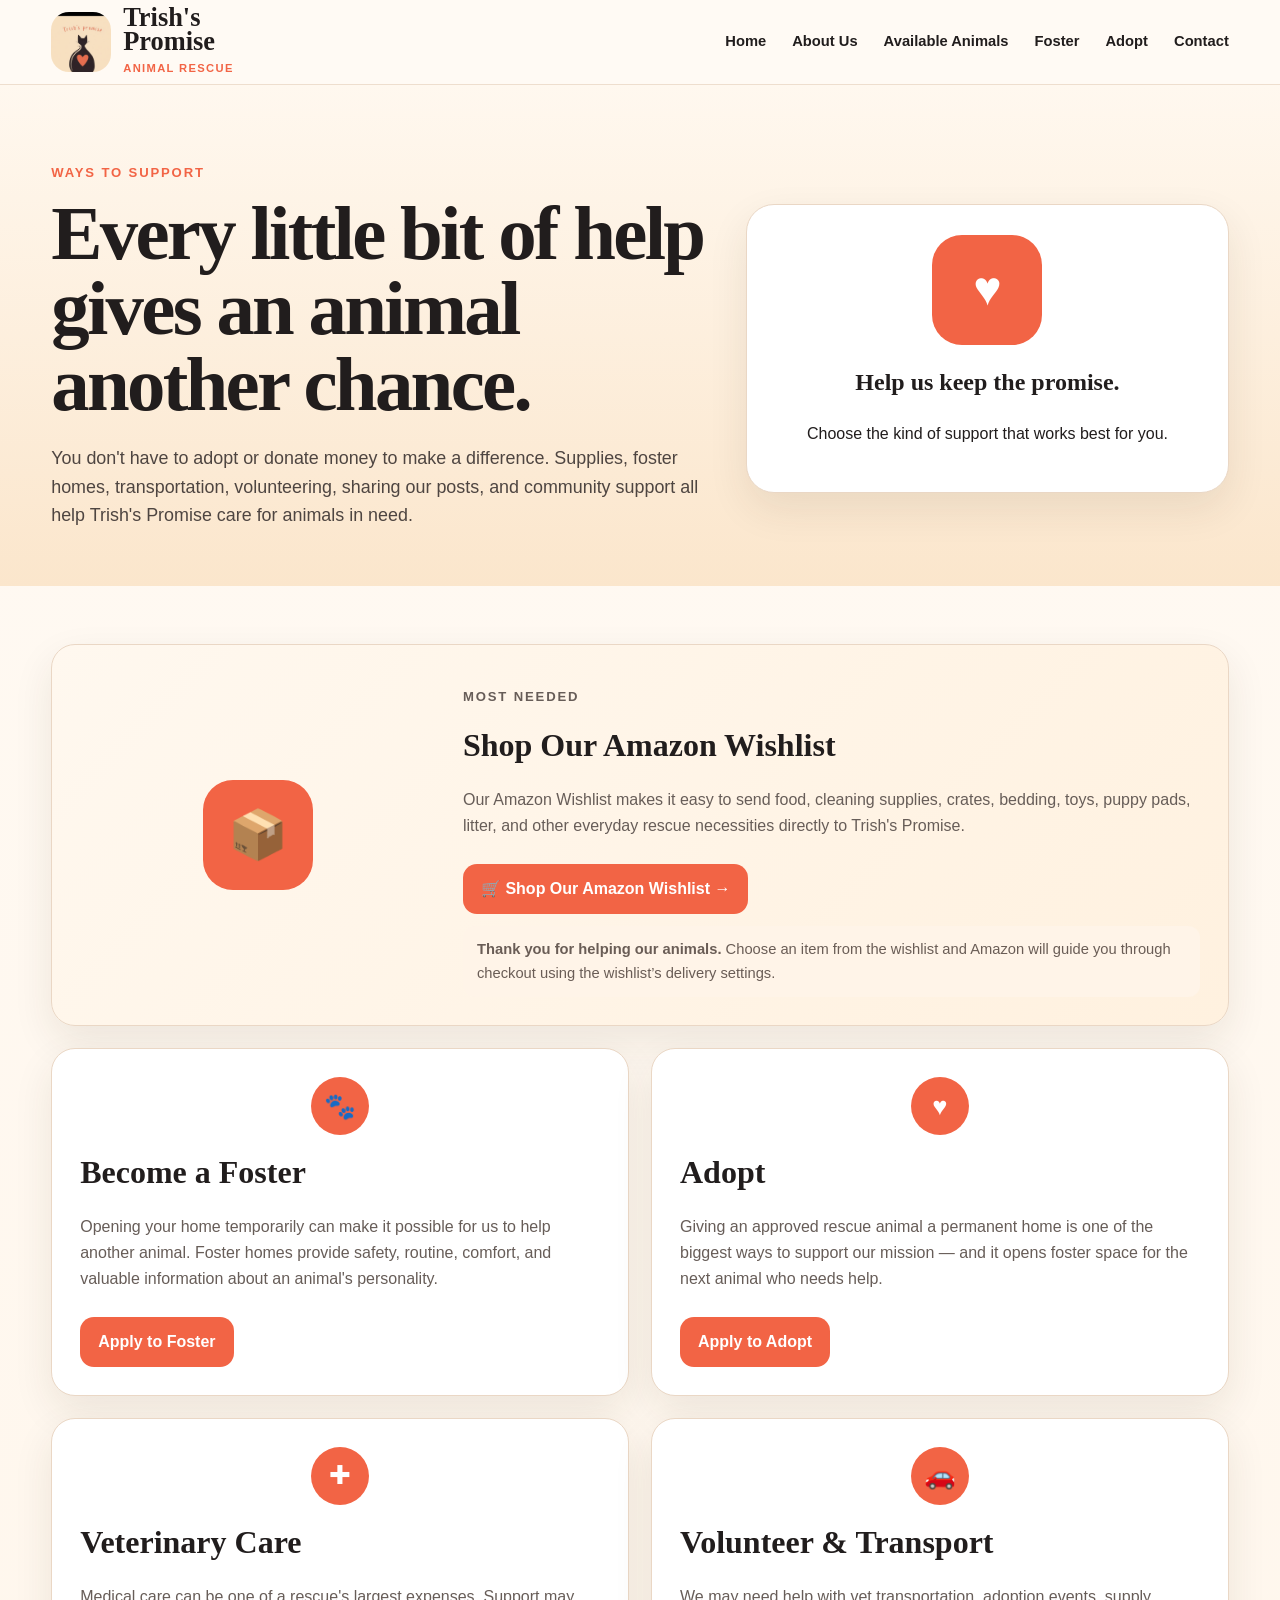
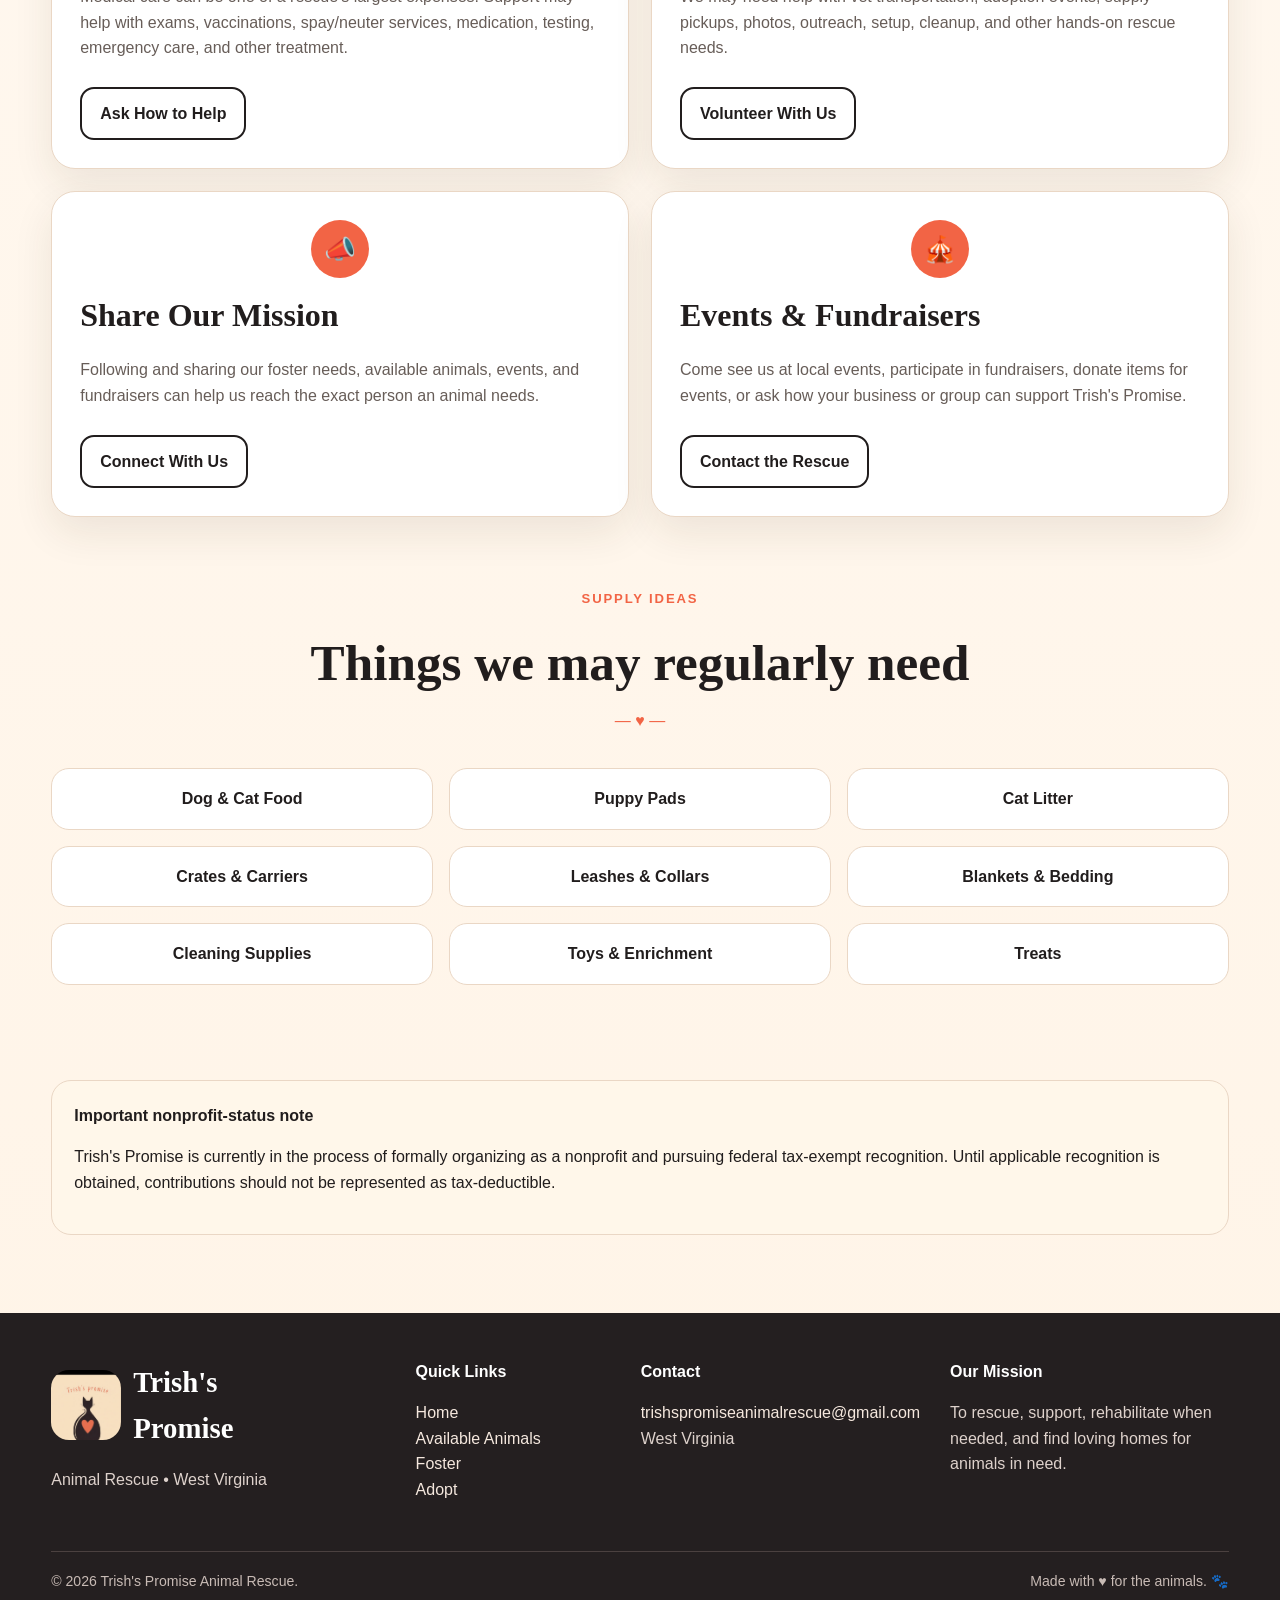
<file: support.html>
<!doctype html>
<html lang="en">
<head>
<meta charset="utf-8">
<meta name="viewport" content="width=device-width,initial-scale=1">
<title>Ways to Support | Trish's Promise</title>
<meta name="description" content="Ways to support Trish's Promise Animal Rescue through supplies, fostering, volunteering, veterinary care, adoption, and sharing our mission.">
<link rel="stylesheet" href="styles.css">
</head>
<body>
<header class="site-header">
  <div class="container navbar">
    <a class="brand" href="index.html">
      <img src="trishs-promise-logo.jpg" alt="Trish's Promise logo">
      <span class="brand-copy"><strong>Trish's<br>Promise</strong><span>ANIMAL RESCUE</span></span>
    </a>
    <button class="menu-btn" aria-label="Menu">☰</button>
    <nav>
      <a href="index.html">Home</a>
      <a href="index.html#about">About Us</a>
      <a href="index.html#available">Available Animals</a>
      <a href="foster-application.html">Foster</a>
      <a href="adoption-application.html">Adopt</a>
      <a href="index.html#contact">Contact</a>
    </nav>
  </div>
</header>

<main>
<section class="support-hero-page">
  <div class="container support-hero-grid">
    <div>
      <p class="eyebrow">Ways to Support</p>
      <h1>Every little bit of help gives an animal another chance.</h1>
      <p class="lead">You don't have to adopt or donate money to make a difference. Supplies, foster homes, transportation, volunteering, sharing our posts, and community support all help Trish's Promise care for animals in need.</p>
    </div>
    <div class="support-hero-card">
      <div class="support-icon-big">♥</div>
      <h2 style="font-family:Georgia,serif;text-align:center;margin-top:18px">Help us keep the promise.</h2>
      <p style="text-align:center">Choose the kind of support that works best for you.</p>
    </div>
  </div>
</section>

<section class="support-page-section">
  <div class="container support-options">

    <article class="support-option featured">
      <div>
        <div class="support-icon-big">📦</div>
      </div>
      <div>
        <p class="eyebrow">Most Needed</p>
        <h2>Shop Our Amazon Wishlist</h2>
        <p>Our Amazon Wishlist makes it easy to send food, cleaning supplies, crates, bedding, toys, puppy pads, litter, and other everyday rescue necessities directly to Trish's Promise.</p>
        <a class="support-link" href="https://www.amazon.com/registries/gl/guest-view/1NCL5ETW1CKJ2?ref_=cm_sw_r_apin_ggr-subnav-share_T6DG3EXSFPKC5HQ2MJ0E&language=en-US" target="_blank" rel="noopener noreferrer" id="amazonWishlist">🛒 Shop Our Amazon Wishlist →</a>
        <div class="amazon-note"><strong>Thank you for helping our animals.</strong> Choose an item from the wishlist and Amazon will guide you through checkout using the wishlist’s delivery settings.</div>
      </div>
    </article>

    <article class="support-option">
      <div class="icon-circle">🐾</div>
      <h2>Become a Foster</h2>
      <p>Opening your home temporarily can make it possible for us to help another animal. Foster homes provide safety, routine, comfort, and valuable information about an animal's personality.</p>
      <a class="support-link" href="foster-application.html">Apply to Foster</a>
    </article>

    <article class="support-option">
      <div class="icon-circle">♥</div>
      <h2>Adopt</h2>
      <p>Giving an approved rescue animal a permanent home is one of the biggest ways to support our mission — and it opens foster space for the next animal who needs help.</p>
      <a class="support-link" href="adoption-application.html">Apply to Adopt</a>
    </article>

    <article class="support-option">
      <div class="icon-circle">✚</div>
      <h2>Veterinary Care</h2>
      <p>Medical care can be one of a rescue's largest expenses. Support may help with exams, vaccinations, spay/neuter services, medication, testing, emergency care, and other treatment.</p>
      <a class="support-link outline" href="mailto:trishspromiseanimalrescue@gmail.com?subject=Veterinary%20Care%20Support">Ask How to Help</a>
    </article>

    <article class="support-option">
      <div class="icon-circle">🚗</div>
      <h2>Volunteer & Transport</h2>
      <p>We may need help with vet transportation, adoption events, supply pickups, photos, outreach, setup, cleanup, and other hands-on rescue needs.</p>
      <a class="support-link outline" href="volunteer-application.html">Volunteer With Us</a>
    </article>

    <article class="support-option">
      <div class="icon-circle">📣</div>
      <h2>Share Our Mission</h2>
      <p>Following and sharing our foster needs, available animals, events, and fundraisers can help us reach the exact person an animal needs.</p>
      <a class="support-link outline" href="mailto:trishspromiseanimalrescue@gmail.com?subject=Trish%27s%20Promise%20Social%20Media">Connect With Us</a>
    </article>

    <article class="support-option">
      <div class="icon-circle">🎪</div>
      <h2>Events & Fundraisers</h2>
      <p>Come see us at local events, participate in fundraisers, donate items for events, or ask how your business or group can support Trish's Promise.</p>
      <a class="support-link outline" href="mailto:trishspromiseanimalrescue@gmail.com?subject=Fundraiser%20or%20Event">Contact the Rescue</a>
    </article>

  </div>
</section>

<section class="support-page-section" style="padding-top:0">
  <div class="container">
    <div class="section-title">
      <p class="eyebrow">Supply Ideas</p>
      <h2>Things we may regularly need</h2>
      <div class="rule">— ♥ —</div>
    </div>
    <div class="support-needs">
      <div class="need-chip">Dog & Cat Food</div>
      <div class="need-chip">Puppy Pads</div>
      <div class="need-chip">Cat Litter</div>
      <div class="need-chip">Crates & Carriers</div>
      <div class="need-chip">Leashes & Collars</div>
      <div class="need-chip">Blankets & Bedding</div>
      <div class="need-chip">Cleaning Supplies</div>
      <div class="need-chip">Toys & Enrichment</div>
      <div class="need-chip">Treats</div>
    </div>
  </div>
</section>

<section class="section" style="padding-top:15px">
  <div class="container">
    <div class="status-box">
      <strong>Important nonprofit-status note</strong>
      <p>Trish's Promise is currently in the process of formally organizing as a nonprofit and pursuing federal tax-exempt recognition. Until applicable recognition is obtained, contributions should not be represented as tax-deductible.</p>
    </div>
  </div>
</section>
</main>

<footer id="contact">
  <div class="container">
    <div class="footer-grid">
      <div>
        <div class="footer-brand"><img src="trishs-promise-logo.jpg" alt=""><strong>Trish's<br>Promise</strong></div>
        <p>Animal Rescue • West Virginia</p>
      </div>
      <div><h4>Quick Links</h4><p><a href="index.html">Home</a><br><a href="index.html#available">Available Animals</a><br><a href="foster-application.html">Foster</a><br><a href="adoption-application.html">Adopt</a></p></div>
      <div><h4>Contact</h4><p><a href="mailto:trishspromiseanimalrescue@gmail.com">trishspromiseanimalrescue@gmail.com</a><br>West Virginia</p></div>
      <div><h4>Our Mission</h4><p>To rescue, support, rehabilitate when needed, and find loving homes for animals in need.</p></div>
    </div>
    <div class="copyright"><span>© 2026 Trish's Promise Animal Rescue.</span><span>Made with ♥ for the animals. 🐾</span></div>
  </div>
</footer>
<script src="script.js"></script>
</body>
</html>
</file>
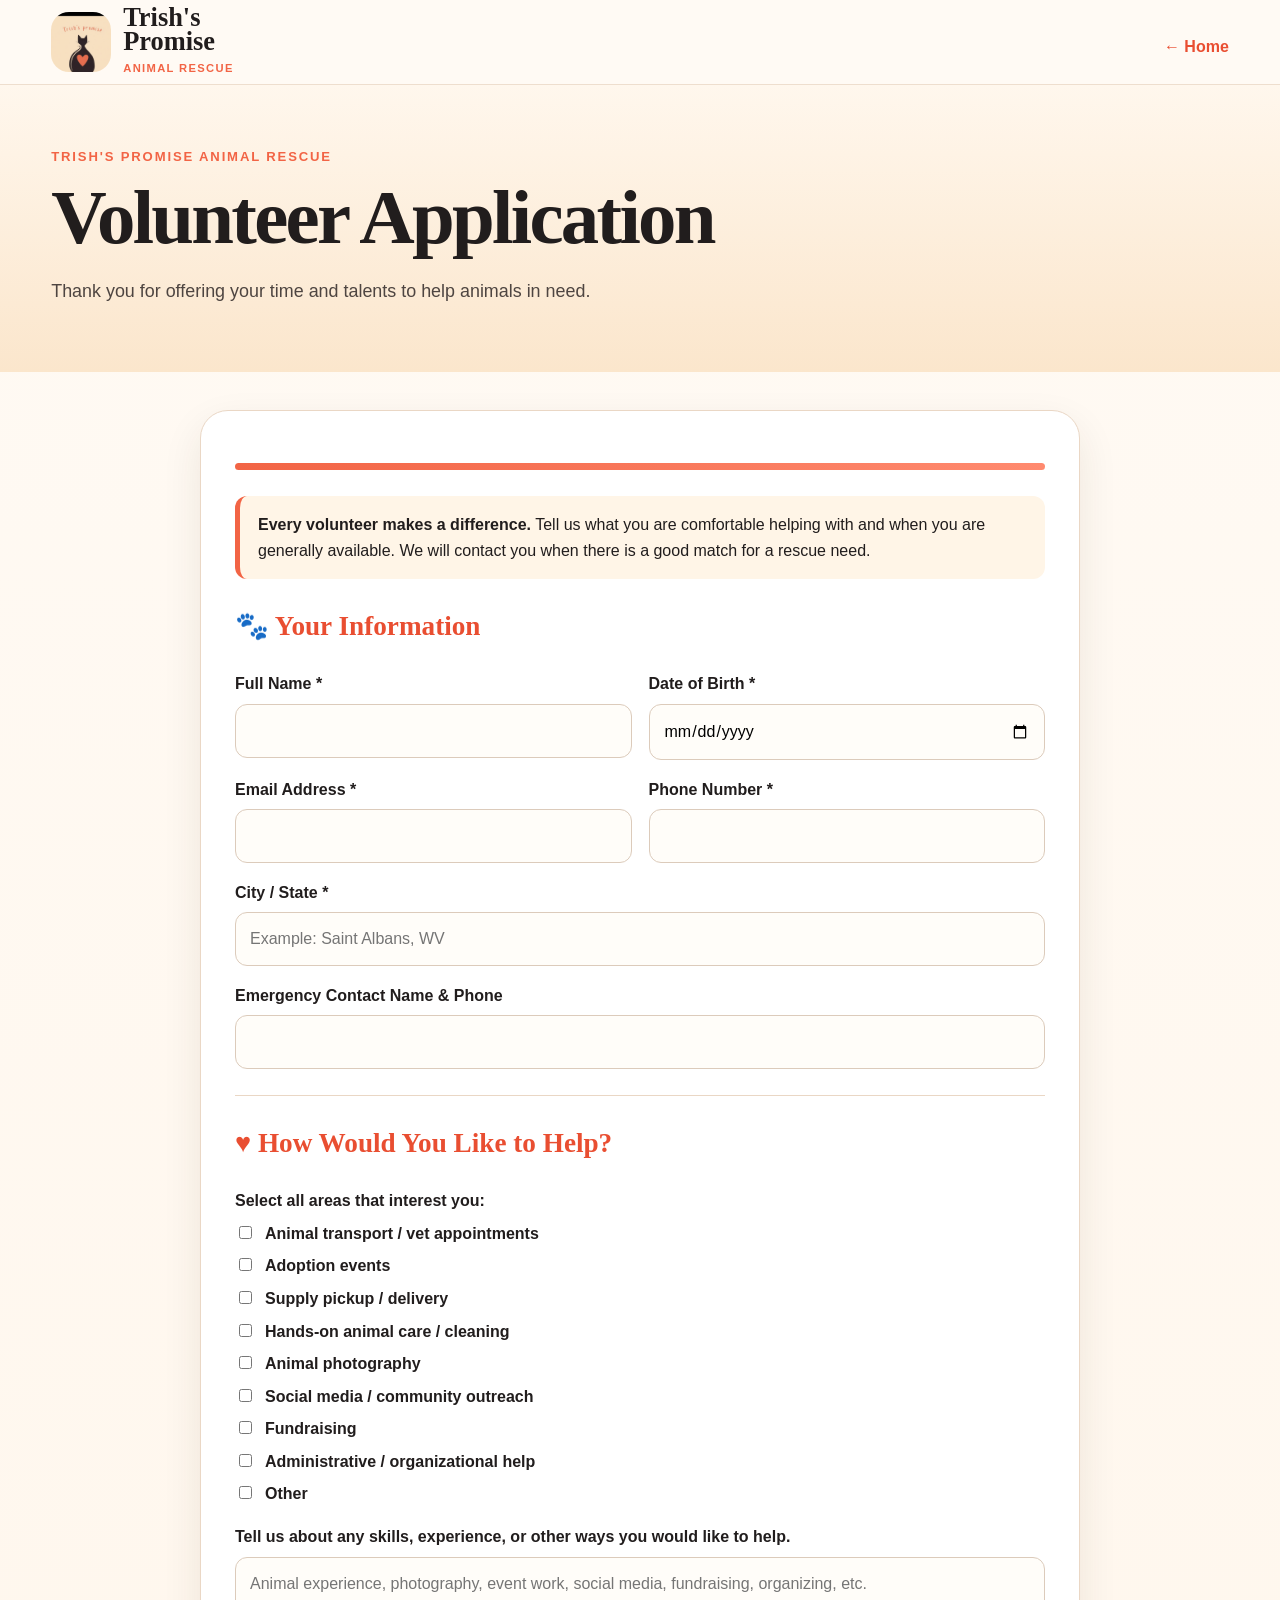
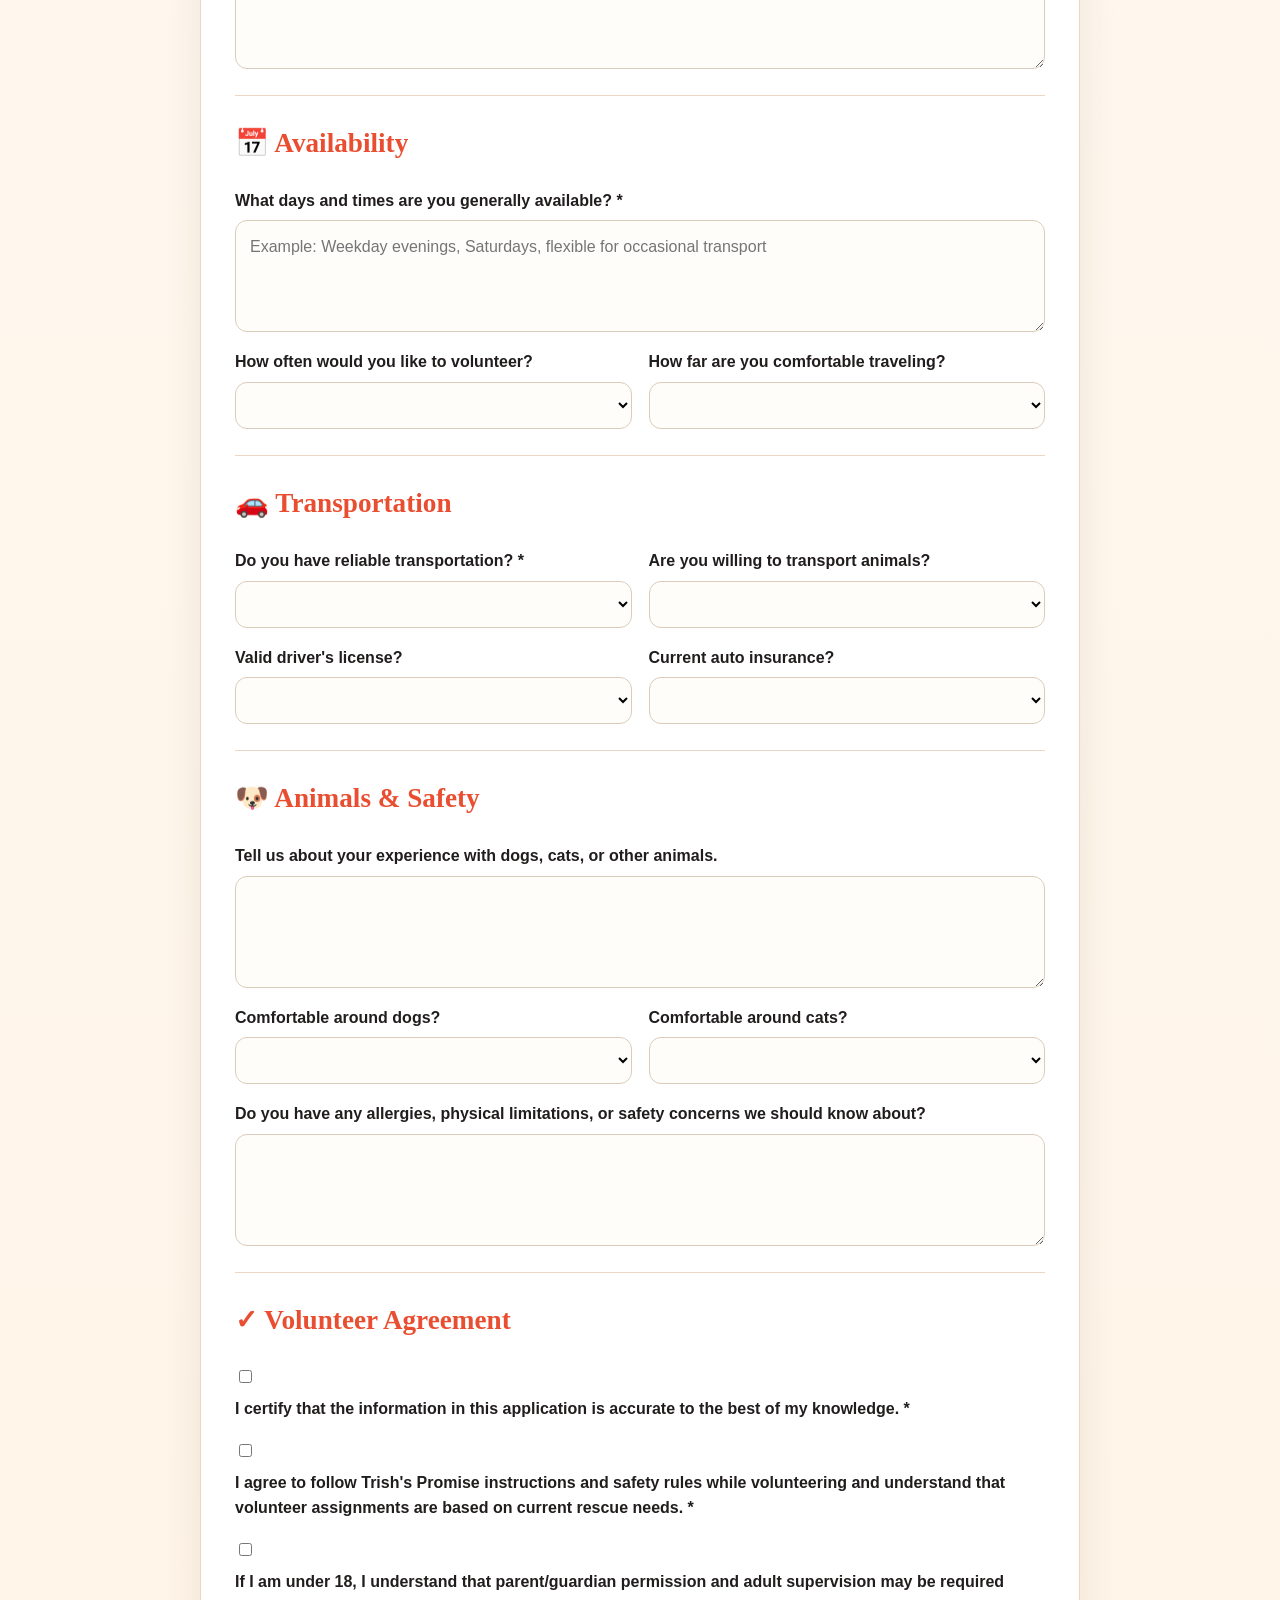
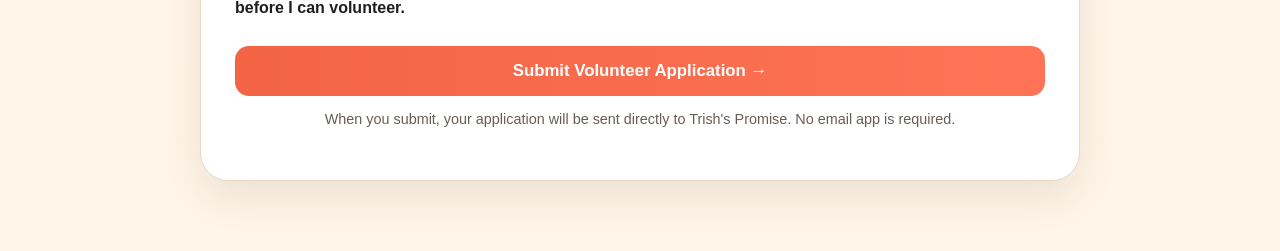
<file: volunteer-application.html>
<!doctype html>
<html lang="en">
<head>
<meta charset="utf-8">
<meta name="viewport" content="width=device-width,initial-scale=1">
<title>Volunteer Application | Trish's Promise</title>
<meta name="description" content="Apply to volunteer with Trish's Promise Animal Rescue.">
<link rel="stylesheet" href="styles.css">
</head>
<body>

<header class="site-header">
  <div class="container navbar">
    <a class="brand" href="index.html">
      <img src="trishs-promise-logo.jpg" alt="Trish's Promise Animal Rescue logo">
      <span class="brand-copy"><strong>Trish's<br>Promise</strong><span>ANIMAL RESCUE</span></span>
    </a>
    <a class="backhome" href="index.html">← Home</a>
  </div>
</header>

<section class="form-hero">
  <div class="container">
    <p class="eyebrow">Trish's Promise Animal Rescue</p>
    <h1 style="font-size:clamp(2.7rem,6vw,4.8rem)">Volunteer Application</h1>
    <p class="lead">Thank you for offering your time and talents to help animals in need.</p>
  </div>
</section>

<main class="form-shell">
<form class="form-card" id="volunteerForm">
  <div class="progress"><span></span></div>

  <div class="notice">
    <strong>Every volunteer makes a difference.</strong>
    Tell us what you are comfortable helping with and when you are generally available. We will contact you when there is a good match for a rescue need.
  </div>

  <section class="form-section">
    <h2>🐾 Your Information</h2>
    <div class="form-grid">
      <div class="field"><label>Full Name *</label><input name="Full Name" required></div>
      <div class="field"><label>Date of Birth *</label><input type="date" name="Date of Birth" required></div>
      <div class="field"><label>Email Address *</label><input type="email" name="Email" required></div>
      <div class="field"><label>Phone Number *</label><input type="tel" name="Phone" required></div>
      <div class="field full"><label>City / State *</label><input name="City and State" placeholder="Example: Saint Albans, WV" required></div>
      <div class="field full"><label>Emergency Contact Name & Phone</label><input name="Emergency Contact"></div>
    </div>
  </section>

  <section class="form-section">
    <h2>♥ How Would You Like to Help?</h2>
    <div class="form-grid">
      <div class="field full">
        <label>Select all areas that interest you:</label>
        <div class="checkbox-line"><input type="checkbox" name="Volunteer Interest" value="Animal transport"><label>Animal transport / vet appointments</label></div>
        <div class="checkbox-line"><input type="checkbox" name="Volunteer Interest" value="Adoption events"><label>Adoption events</label></div>
        <div class="checkbox-line"><input type="checkbox" name="Volunteer Interest" value="Supply pickup and delivery"><label>Supply pickup / delivery</label></div>
        <div class="checkbox-line"><input type="checkbox" name="Volunteer Interest" value="Animal care"><label>Hands-on animal care / cleaning</label></div>
        <div class="checkbox-line"><input type="checkbox" name="Volunteer Interest" value="Photography"><label>Animal photography</label></div>
        <div class="checkbox-line"><input type="checkbox" name="Volunteer Interest" value="Social media and outreach"><label>Social media / community outreach</label></div>
        <div class="checkbox-line"><input type="checkbox" name="Volunteer Interest" value="Fundraising"><label>Fundraising</label></div>
        <div class="checkbox-line"><input type="checkbox" name="Volunteer Interest" value="Administrative help"><label>Administrative / organizational help</label></div>
        <div class="checkbox-line"><input type="checkbox" name="Volunteer Interest" value="Other"><label>Other</label></div>
      </div>

      <div class="field full">
        <label>Tell us about any skills, experience, or other ways you would like to help.</label>
        <textarea name="Skills and Experience" placeholder="Animal experience, photography, event work, social media, fundraising, organizing, etc."></textarea>
      </div>
    </div>
  </section>

  <section class="form-section">
    <h2>📅 Availability</h2>
    <div class="form-grid">
      <div class="field full">
        <label>What days and times are you generally available? *</label>
        <textarea name="Availability" placeholder="Example: Weekday evenings, Saturdays, flexible for occasional transport" required></textarea>
      </div>
      <div class="field"><label>How often would you like to volunteer?</label>
        <select name="Frequency">
          <option></option>
          <option>As needed</option>
          <option>A few times a month</option>
          <option>About once a week</option>
          <option>More than once a week</option>
          <option>Special events only</option>
        </select>
      </div>
      <div class="field"><label>How far are you comfortable traveling?</label>
        <select name="Travel Distance">
          <option></option>
          <option>Local area only</option>
          <option>Up to 15 miles</option>
          <option>Up to 30 miles</option>
          <option>Up to 60 miles</option>
          <option>Flexible / depends on need</option>
        </select>
      </div>
    </div>
  </section>

  <section class="form-section">
    <h2>🚗 Transportation</h2>
    <div class="form-grid">
      <div class="field"><label>Do you have reliable transportation? *</label>
        <select name="Reliable Transportation" required>
          <option></option><option>Yes</option><option>No</option>
        </select>
      </div>
      <div class="field"><label>Are you willing to transport animals?</label>
        <select name="Animal Transport">
          <option></option><option>Yes</option><option>No</option><option>Sometimes</option>
        </select>
      </div>
      <div class="field"><label>Valid driver's license?</label>
        <select name="Valid Drivers License">
          <option></option><option>Yes</option><option>No</option><option>Not applicable</option>
        </select>
      </div>
      <div class="field"><label>Current auto insurance?</label>
        <select name="Auto Insurance">
          <option></option><option>Yes</option><option>No</option><option>Not applicable</option>
        </select>
      </div>
    </div>
  </section>

  <section class="form-section">
    <h2>🐶 Animals & Safety</h2>
    <div class="form-grid">
      <div class="field full"><label>Tell us about your experience with dogs, cats, or other animals.</label><textarea name="Animal Experience"></textarea></div>
      <div class="field"><label>Comfortable around dogs?</label><select name="Comfortable with Dogs"><option></option><option>Yes</option><option>No</option><option>Depends on the dog</option></select></div>
      <div class="field"><label>Comfortable around cats?</label><select name="Comfortable with Cats"><option></option><option>Yes</option><option>No</option><option>Depends on the cat</option></select></div>
      <div class="field full"><label>Do you have any allergies, physical limitations, or safety concerns we should know about?</label><textarea name="Limitations or Safety Concerns"></textarea></div>
    </div>
  </section>

  <section class="form-section">
    <h2>✓ Volunteer Agreement</h2>
    <div class="form-grid">
      <div class="field full checkbox-line">
        <input type="checkbox" name="Accuracy Agreement" value="Agreed" required>
        <label>I certify that the information in this application is accurate to the best of my knowledge. *</label>
      </div>
      <div class="field full checkbox-line">
        <input type="checkbox" name="Safety Agreement" value="Agreed" required>
        <label>I agree to follow Trish's Promise instructions and safety rules while volunteering and understand that volunteer assignments are based on current rescue needs. *</label>
      </div>
      <div class="field full checkbox-line">
        <input type="checkbox" name="Minor Acknowledgment" value="Agreed">
        <label>If I am under 18, I understand that parent/guardian permission and adult supervision may be required before I can volunteer.</label>
      </div>
    </div>
  </section>

  <button class="submit" id="submitButton" type="submit">Submit Volunteer Application →</button>
  <p class="form-note" id="formStatus">When you submit, your application will be sent directly to Trish&#39;s Promise. No email app is required.</p>
</form>
</main>

<script>
const form = document.getElementById('volunteerForm');
const submitButton = document.getElementById('submitButton');
const formStatus = document.getElementById('formStatus');

form.addEventListener('submit', async function(e) {
  e.preventDefault();

  submitButton.disabled = true;
  submitButton.textContent = 'Sending...';
  formStatus.textContent = 'Sending your application securely...';

  const fd = new FormData(form);
  const grouped = {};

  for (const [key, value] of fd.entries()) {
    const clean = String(value).trim();
    if (!clean) continue;
    if (!grouped[key]) grouped[key] = [];
    grouped[key].push(clean);
  }

  const payload = {
    _subject: "Trish's Promise Volunteer Application",
    _template: 'table',
    _captcha: 'false'
  };

  for (const [key, values] of Object.entries(grouped)) {
    payload[key] = values.join(', ');
  }

  try {
    const response = await fetch('https://formsubmit.co/ajax/trishspromiseanimalrescue@gmail.com', {
      method: 'POST',
      headers: {
        'Content-Type': 'application/json',
        'Accept': 'application/json'
      },
      body: JSON.stringify(payload)
    });

    const result = await response.json().catch(() => ({}));

    if (!response.ok || result.success === false) {
      throw new Error(result.message || 'Submission failed');
    }

    form.innerHTML = `
      <div class="notice" style="text-align:center;padding:28px;">
        <div style="font-size:3rem;margin-bottom:10px;">🐾</div>
        <h2 style="margin:0 0 10px;">Thank you!</h2>
        <p style="margin:0 0 14px;">Your application was submitted directly to Trish's Promise.</p>
        <p style="margin:0;">We appreciate you taking the time to help us learn more about you. Someone from the rescue will be in touch after your application is reviewed.</p>
        <p style="margin-top:18px;"><a class="small-btn" href="index.html">Return Home</a></p>
      </div>`;
    window.scrollTo({ top: 0, behavior: 'smooth' });
  } catch (err) {
    submitButton.disabled = false;
    submitButton.textContent = 'Try Again';
    formStatus.innerHTML = '<strong>We could not send the application.</strong> Please check your connection and try again.';
  }
});
</script>

</body>
</html>
</file>
<file: styles.css>
:root{
  --cream:#fff8ef;
  --cream2:#f9e3c4;
  --peach:#ffd4c2;
  --coral:#f26445;
  --coral2:#e94e31;
  --ink:#211d1d;
  --muted:#675d58;
  --white:#fff;
  --line:#ead7c5;
  --shadow:0 16px 40px rgba(58,39,26,.09);
}
*{box-sizing:border-box}
html{scroll-behavior:smooth}
body{
  margin:0;
  font-family:Inter,Arial,Helvetica,sans-serif;
  color:var(--ink);
  background:linear-gradient(180deg,#fffaf4,#fff4e7);
  line-height:1.6;
}
img{max-width:100%;display:block}
a{color:inherit}
.container{width:min(1180px,92%);margin:auto}
.site-header{
  position:sticky;top:0;z-index:50;
  background:rgba(255,250,244,.95);
  backdrop-filter:blur(12px);
  border-bottom:1px solid rgba(234,215,197,.8)
}
.navbar{min-height:84px;display:flex;align-items:center;justify-content:space-between;gap:24px}
.brand{display:flex;align-items:center;gap:12px;text-decoration:none}
.brand img{width:60px;height:60px;border-radius:18px;object-fit:cover}
.brand-copy strong{display:block;font-family:Georgia,serif;font-size:1.65rem;line-height:.9}
.brand-copy span{display:block;color:var(--coral);font-size:.7rem;font-weight:900;letter-spacing:.12em;margin-top:7px}
nav{display:flex;gap:26px;align-items:center}
nav a{text-decoration:none;font-weight:800;font-size:.92rem}
nav a:hover{color:var(--coral)}
.donate-top{background:var(--coral);color:white;padding:11px 18px;border-radius:999px}
.menu-btn{display:none;border:1px solid var(--line);background:white;border-radius:14px;width:48px;height:48px;font-size:1.4rem}
.hero{padding:70px 0 38px;position:relative;overflow:hidden}
.hero:after{
  content:"🐾";position:absolute;right:4%;top:20%;font-size:7rem;opacity:.07;transform:rotate(18deg)
}
.hero-grid{display:grid;grid-template-columns:1fr 1.08fr;gap:55px;align-items:center}
.eyebrow{text-transform:uppercase;letter-spacing:.14em;font-weight:900;color:var(--coral);font-size:.82rem}
h1,h2,h3{margin-top:0}
h1{font-family:Georgia,serif;font-size:clamp(3rem,6vw,5.5rem);line-height:.98;letter-spacing:-.035em;margin-bottom:22px}
h1 .accent{color:var(--coral)}
.lead{font-size:1.12rem;color:#4e4541;max-width:680px}
.actions{display:flex;flex-wrap:wrap;gap:14px;margin-top:28px}
.btn{display:inline-flex;align-items:center;justify-content:center;gap:8px;border-radius:999px;padding:14px 22px;font-weight:900;text-decoration:none;border:2px solid transparent}
.btn-primary{background:var(--coral);color:white}
.btn-outline{border-color:var(--ink);background:white}
.hero-photo{position:relative}
.hero-photo .blob{
  overflow:hidden;
  border-radius:42% 58% 45% 55% / 42% 43% 57% 58%;
  box-shadow:var(--shadow);
  background:var(--peach);
}
.hero-photo img{width:100%;height:580px;object-fit:cover}
.doodle{position:absolute;right:0;top:-28px;color:var(--coral);font-size:5rem;transform:rotate(10deg)}
.values{
  margin-top:38px;background:white;border:1px solid var(--line);border-radius:26px;
  box-shadow:var(--shadow);display:grid;grid-template-columns:repeat(4,1fr);overflow:hidden
}
.value{padding:24px;text-align:center;border-right:1px solid var(--line)}
.value:last-child{border-right:0}
.icon-circle{width:58px;height:58px;border-radius:50%;background:var(--coral);color:white;margin:0 auto 12px;display:grid;place-items:center;font-size:1.6rem}
.value h3{font-family:Georgia,serif;margin-bottom:5px}
.section{padding:78px 0}
.section-title{text-align:center;margin-bottom:34px}
.section-title h2{font-family:Georgia,serif;font-size:clamp(2.3rem,4vw,3.4rem);margin-bottom:4px}
.section-title .rule{display:inline-flex;align-items:center;gap:9px;color:var(--coral)}
.help-grid{display:grid;grid-template-columns:repeat(4,1fr);gap:20px}
.help-card{background:white;border:1px solid var(--line);border-radius:22px;padding:26px;text-align:center;box-shadow:var(--shadow)}
.help-card h3{font-family:Georgia,serif;font-size:1.45rem;margin-bottom:6px}
.help-card p{color:var(--muted);min-height:52px}
.small-btn{display:inline-block;background:var(--coral);color:white;text-decoration:none;padding:10px 16px;border-radius:12px;font-weight:800}
.story{display:grid;grid-template-columns:.92fr 1.08fr;gap:50px;align-items:center}
.story-photo{position:relative}
.story-photo img{height:520px;width:100%;object-fit:cover;border-radius:34px}
.quote-bubble{position:absolute;right:-18px;top:-20px;background:#fff3df;border-radius:50%;width:150px;height:150px;display:grid;place-items:center;text-align:center;padding:18px;font-family:Georgia,serif;font-style:italic;box-shadow:var(--shadow)}
.story h2{font-family:Georgia,serif;font-size:clamp(2.4rem,4.5vw,3.6rem);margin-bottom:16px}
.story .quote{font-family:Georgia,serif;font-style:italic;color:var(--coral2);font-size:1.35rem}
.support-strip{
  background:linear-gradient(90deg,var(--coral),#ff7658);
  color:white;border-radius:24px;padding:24px 28px;display:flex;align-items:center;justify-content:space-between;gap:24px
}
.support-strip strong{font-size:1.35rem}
.support-strip a{background:white;color:var(--coral2);text-decoration:none;padding:12px 18px;border-radius:999px;font-weight:900}
.status-box{background:#fff7ea;border:1px solid var(--line);border-radius:20px;padding:22px;margin-top:22px}
footer{background:#241f20;color:white;padding:46px 0 22px}
.footer-grid{display:grid;grid-template-columns:1.2fr .7fr .9fr 1fr;gap:30px}
.footer-brand{display:flex;gap:12px;align-items:center}
.footer-brand img{width:70px;height:70px;border-radius:18px}
.footer-brand strong{font-family:Georgia,serif;font-size:1.8rem}
footer h4{margin:0 0 12px}
footer a{color:#f5e8de;text-decoration:none}
footer p{color:#ded2cc}
.copyright{border-top:1px solid #4b4140;margin-top:32px;padding-top:18px;color:#c8bbb5;font-size:.88rem;display:flex;justify-content:space-between;gap:20px}

/* Forms */
.form-hero{padding:48px 0;background:linear-gradient(180deg,#fff7ed,#fbe6cc)}
.form-shell{width:min(880px,92%);margin:38px auto 70px}
.form-card{background:white;border:1px solid var(--line);border-radius:28px;padding:34px;box-shadow:var(--shadow)}
.progress{height:7px;background:#f7ded3;border-radius:999px;overflow:hidden;margin:18px 0 26px}
.progress span{display:block;height:100%;width:100%;background:linear-gradient(90deg,var(--coral),#ff8a6f)}
.notice{background:#fff5e7;border-left:5px solid var(--coral);padding:16px 18px;border-radius:12px;margin-bottom:26px}
.form-section{border-top:1px solid var(--line);padding-top:26px;margin-top:26px}
.form-section:first-of-type{border-top:0;margin-top:0;padding-top:0}
.form-section h2{font-family:Georgia,serif;font-size:1.7rem;color:var(--coral2);display:flex;align-items:center;gap:8px}
.form-grid{display:grid;grid-template-columns:repeat(2,1fr);gap:17px}
.field{display:flex;flex-direction:column;gap:7px}
.full{grid-column:1/-1}
label,.field>span{font-weight:800}
input,select,textarea{
  width:100%;padding:13px 14px;border:1px solid #dccbbb;border-radius:12px;background:#fffdf9;font:inherit
}
textarea{min-height:112px;resize:vertical}
.checkbox-line{display:flex;gap:10px;align-items:flex-start}
.checkbox-line input{width:auto;margin-top:5px}
.submit{width:100%;background:linear-gradient(90deg,var(--coral),#ff7456);color:white;border:0;border-radius:14px;padding:15px;font-weight:900;font-size:1.05rem;margin-top:26px}
.form-note{font-size:.9rem;color:var(--muted);text-align:center;margin-top:12px}
.backhome{display:inline-flex;margin-top:10px;color:var(--coral2);font-weight:900;text-decoration:none}

@media(max-width:900px){
  nav{display:none;position:absolute;top:84px;left:0;right:0;background:#fffaf4;flex-direction:column;align-items:stretch;padding:14px 5%;border-bottom:1px solid var(--line)}
  body.menu-open nav{display:flex}
  nav a{padding:10px 2px}
  .menu-btn{display:block}
  .hero-grid,.story,.footer-grid{grid-template-columns:1fr}
  .hero-photo img{height:470px}
  .values,.help-grid{grid-template-columns:repeat(2,1fr)}
  .quote-bubble{right:10px}
}
@media(max-width:600px){
  .navbar{min-height:72px}
  .brand img{width:50px;height:50px}
  .brand-copy strong{font-size:1.3rem}
  nav{top:72px}
  .hero{padding-top:45px}
  h1{font-size:3.25rem}
  .hero-photo img{height:390px}
  .values,.help-grid{grid-template-columns:1fr}
  .value{border-right:0;border-bottom:1px solid var(--line)}
  .value:last-child{border-bottom:0}
  .support-strip{flex-direction:column;align-items:flex-start}
  .form-grid{grid-template-columns:1fr}
  .full{grid-column:auto}
  .form-card{padding:22px}
  .copyright{flex-direction:column}
}


/* Ways to Support page */
.support-hero-page{
  padding:64px 0 38px;
  background:linear-gradient(180deg,#fff8ef,#fbe6cc);
}
.support-hero-grid{
  display:grid;
  grid-template-columns:1.15fr .85fr;
  gap:42px;
  align-items:center;
}
.support-hero-card{
  background:white;
  border:1px solid var(--line);
  border-radius:28px;
  padding:30px;
  box-shadow:var(--shadow);
}
.support-page-section{padding:58px 0}
.support-options{
  display:grid;
  grid-template-columns:repeat(2,1fr);
  gap:22px;
}
.support-option{
  background:white;
  border:1px solid var(--line);
  border-radius:24px;
  padding:28px;
  box-shadow:var(--shadow);
}
.support-option.featured{
  grid-column:1/-1;
  display:grid;
  grid-template-columns:.65fr 1.35fr;
  gap:28px;
  align-items:center;
  background:linear-gradient(135deg,#fff8ef,#fff1df);
}
.support-option h2{
  font-family:Georgia,serif;
  font-size:2rem;
  margin-bottom:8px;
}
.support-option p{color:var(--muted)}
.support-icon-big{
  width:110px;
  height:110px;
  border-radius:30px;
  background:var(--coral);
  color:white;
  display:grid;
  place-items:center;
  font-size:3rem;
  margin:auto;
}
.support-link{
  display:inline-flex;
  margin-top:10px;
  background:var(--coral);
  color:white;
  text-decoration:none;
  border-radius:14px;
  padding:12px 18px;
  font-weight:900;
}
.support-link.outline{
  background:white;
  color:var(--ink);
  border:2px solid var(--ink);
}
.amazon-note{
  margin-top:12px;
  padding:12px 14px;
  border-radius:12px;
  background:#fff4e8;
  color:#6a5d56;
  font-size:.92rem;
}
.support-needs{
  display:grid;
  grid-template-columns:repeat(3,1fr);
  gap:16px;
  margin-top:22px;
}
.need-chip{
  background:#fff;
  border:1px solid var(--line);
  border-radius:18px;
  padding:17px;
  text-align:center;
  font-weight:800;
}
@media(max-width:800px){
  .support-hero-grid,
  .support-option.featured{
    grid-template-columns:1fr;
  }
  .support-options,
  .support-needs{
    grid-template-columns:1fr;
  }
}

.card-actions{
  display:flex;
  flex-wrap:wrap;
  gap:9px;
  justify-content:center;
}
.small-btn-outline{
  background:white;
  color:var(--coral2);
  border:2px solid var(--coral);
  padding:8px 13px;
}
.support-strip-actions{
  display:flex;
  flex-wrap:wrap;
  gap:10px;
  justify-content:flex-end;
}
@media(max-width:600px){
  .support-strip-actions{
    width:100%;
    justify-content:flex-start;
  }
  .support-strip-actions a{
    width:100%;
    text-align:center;
  }
}
</file>
